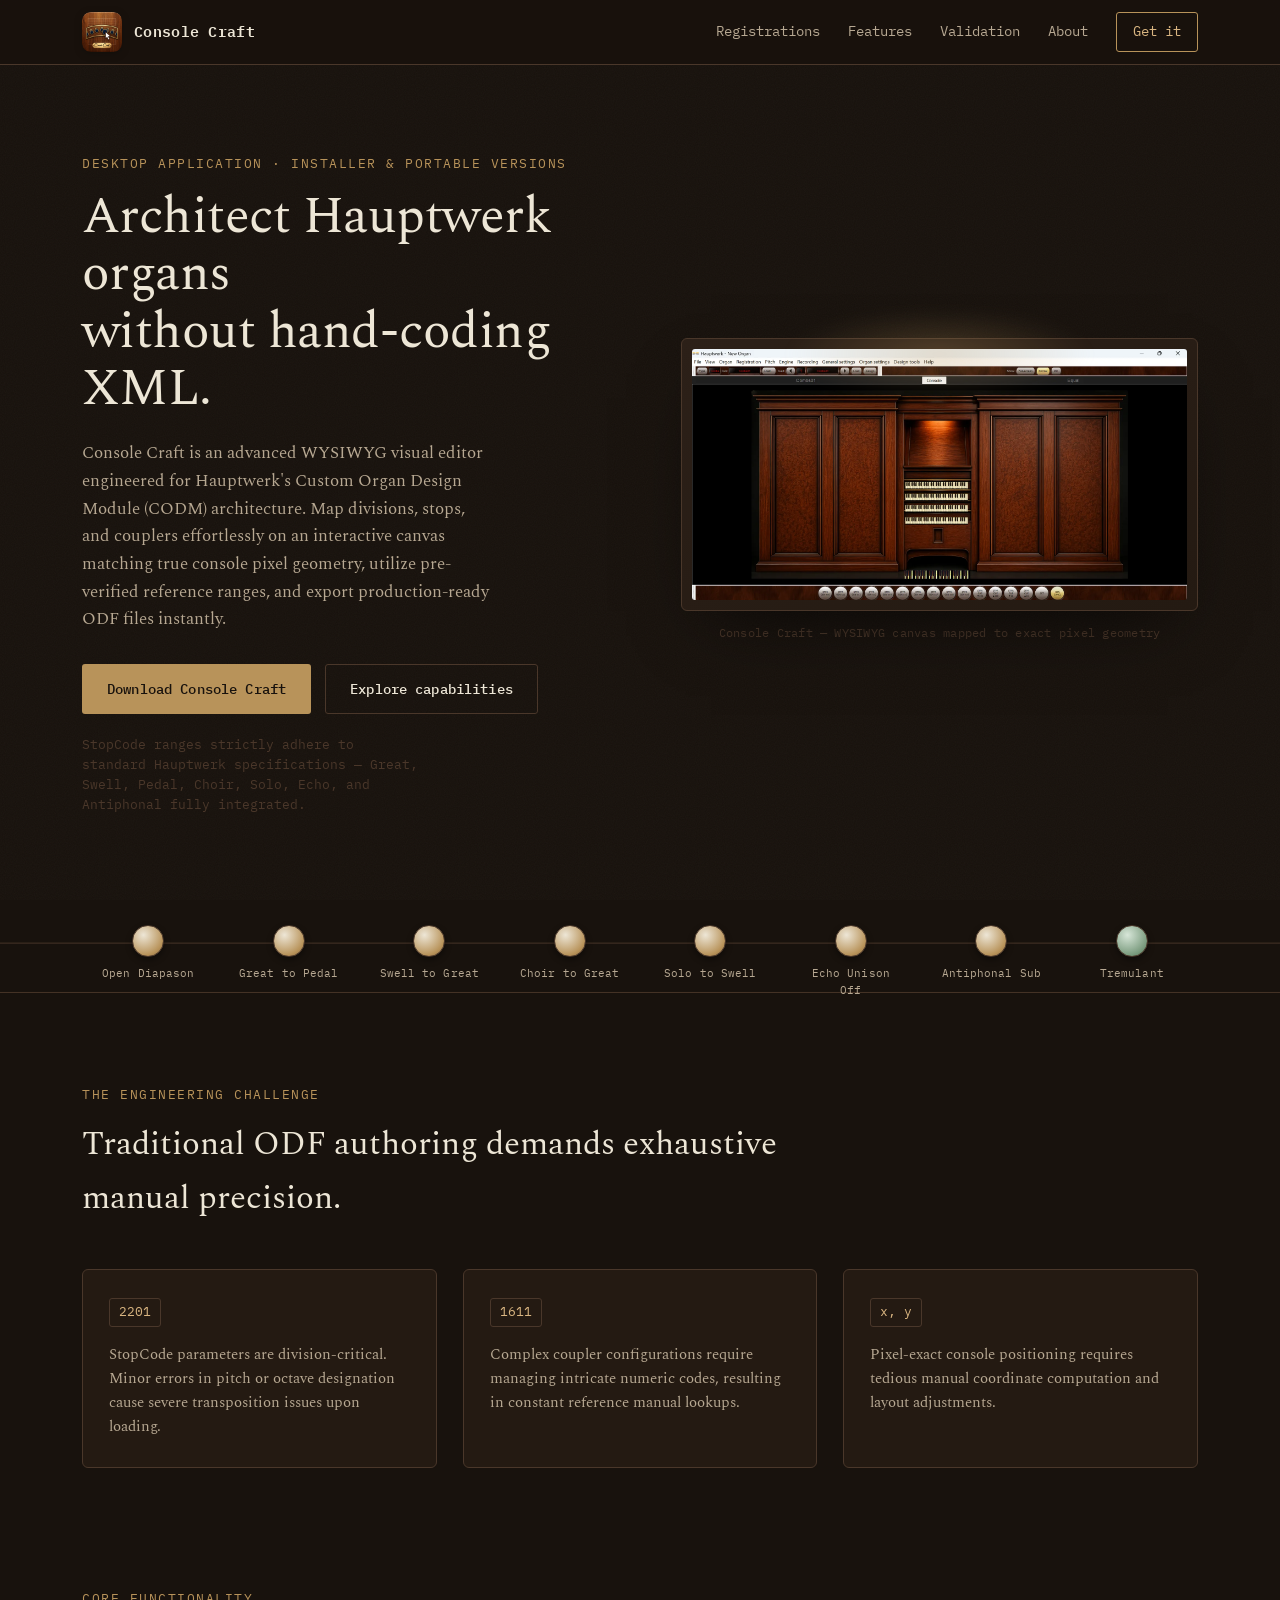
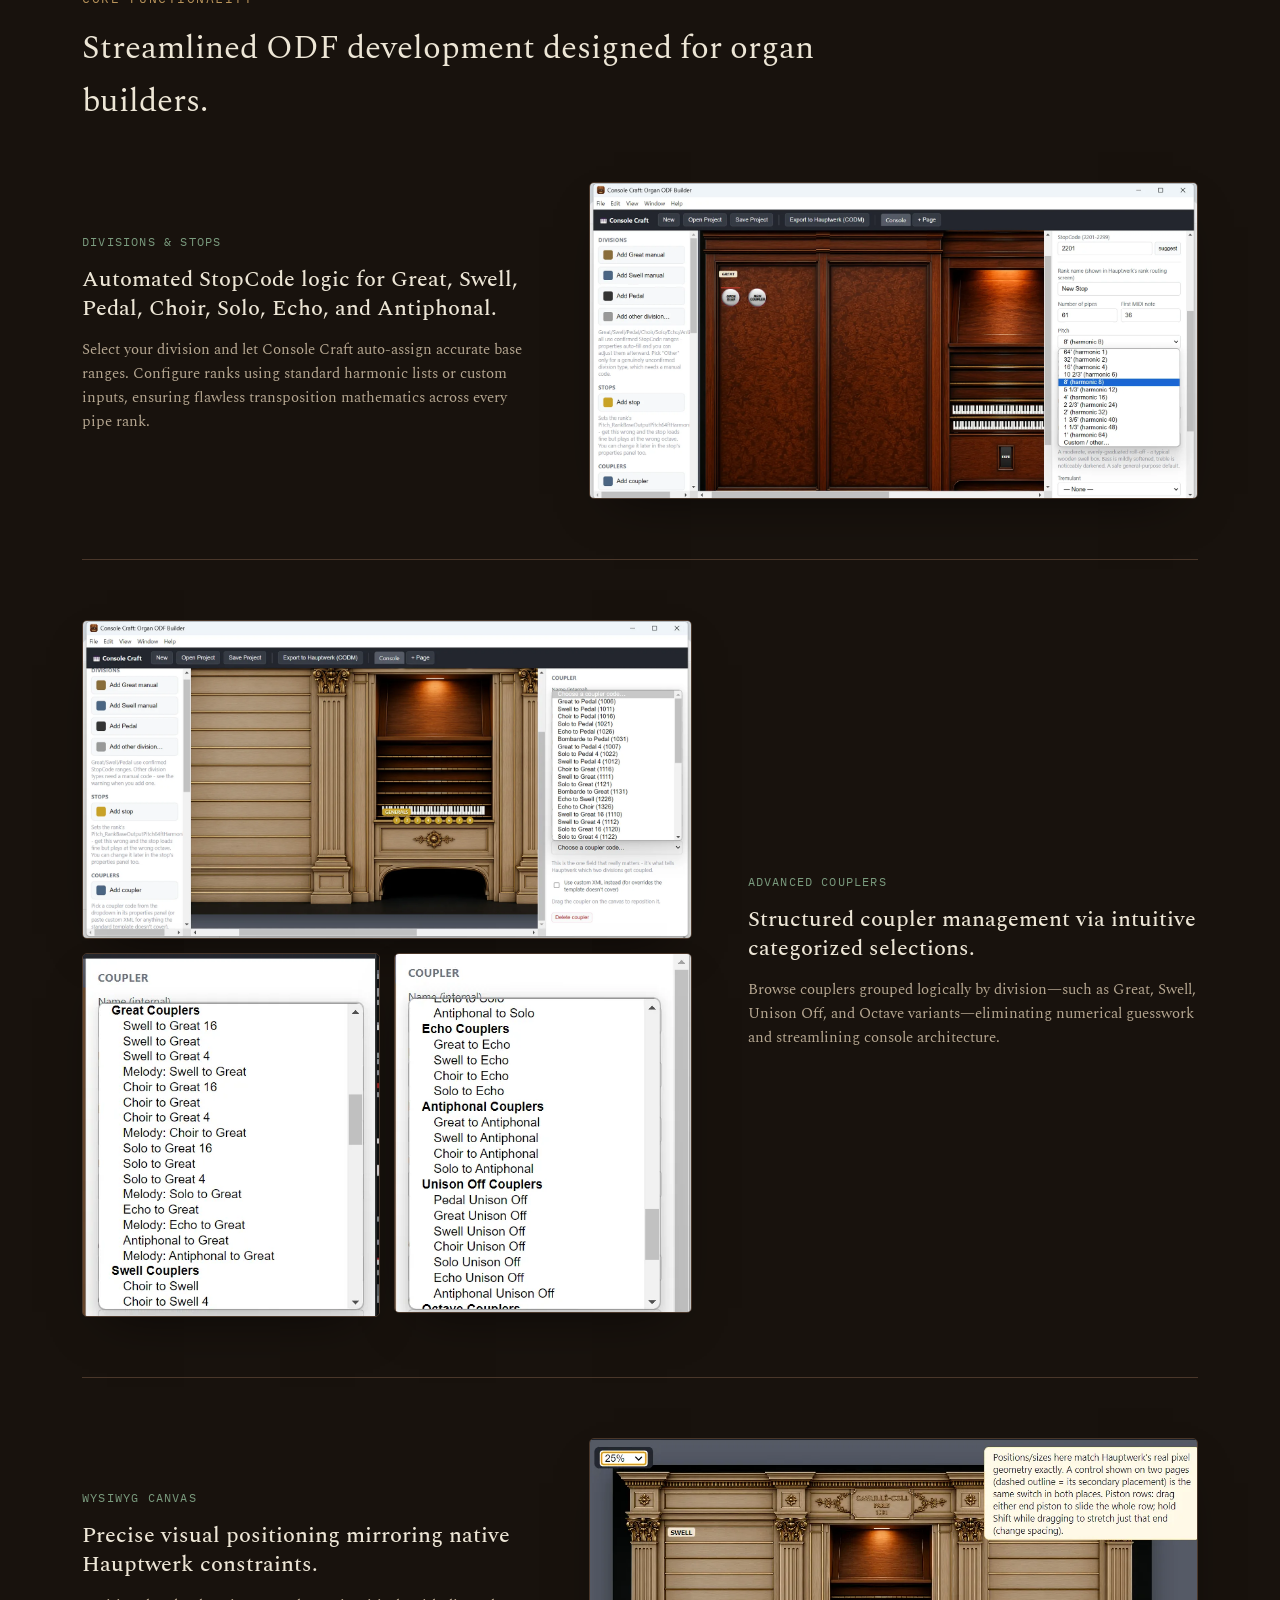
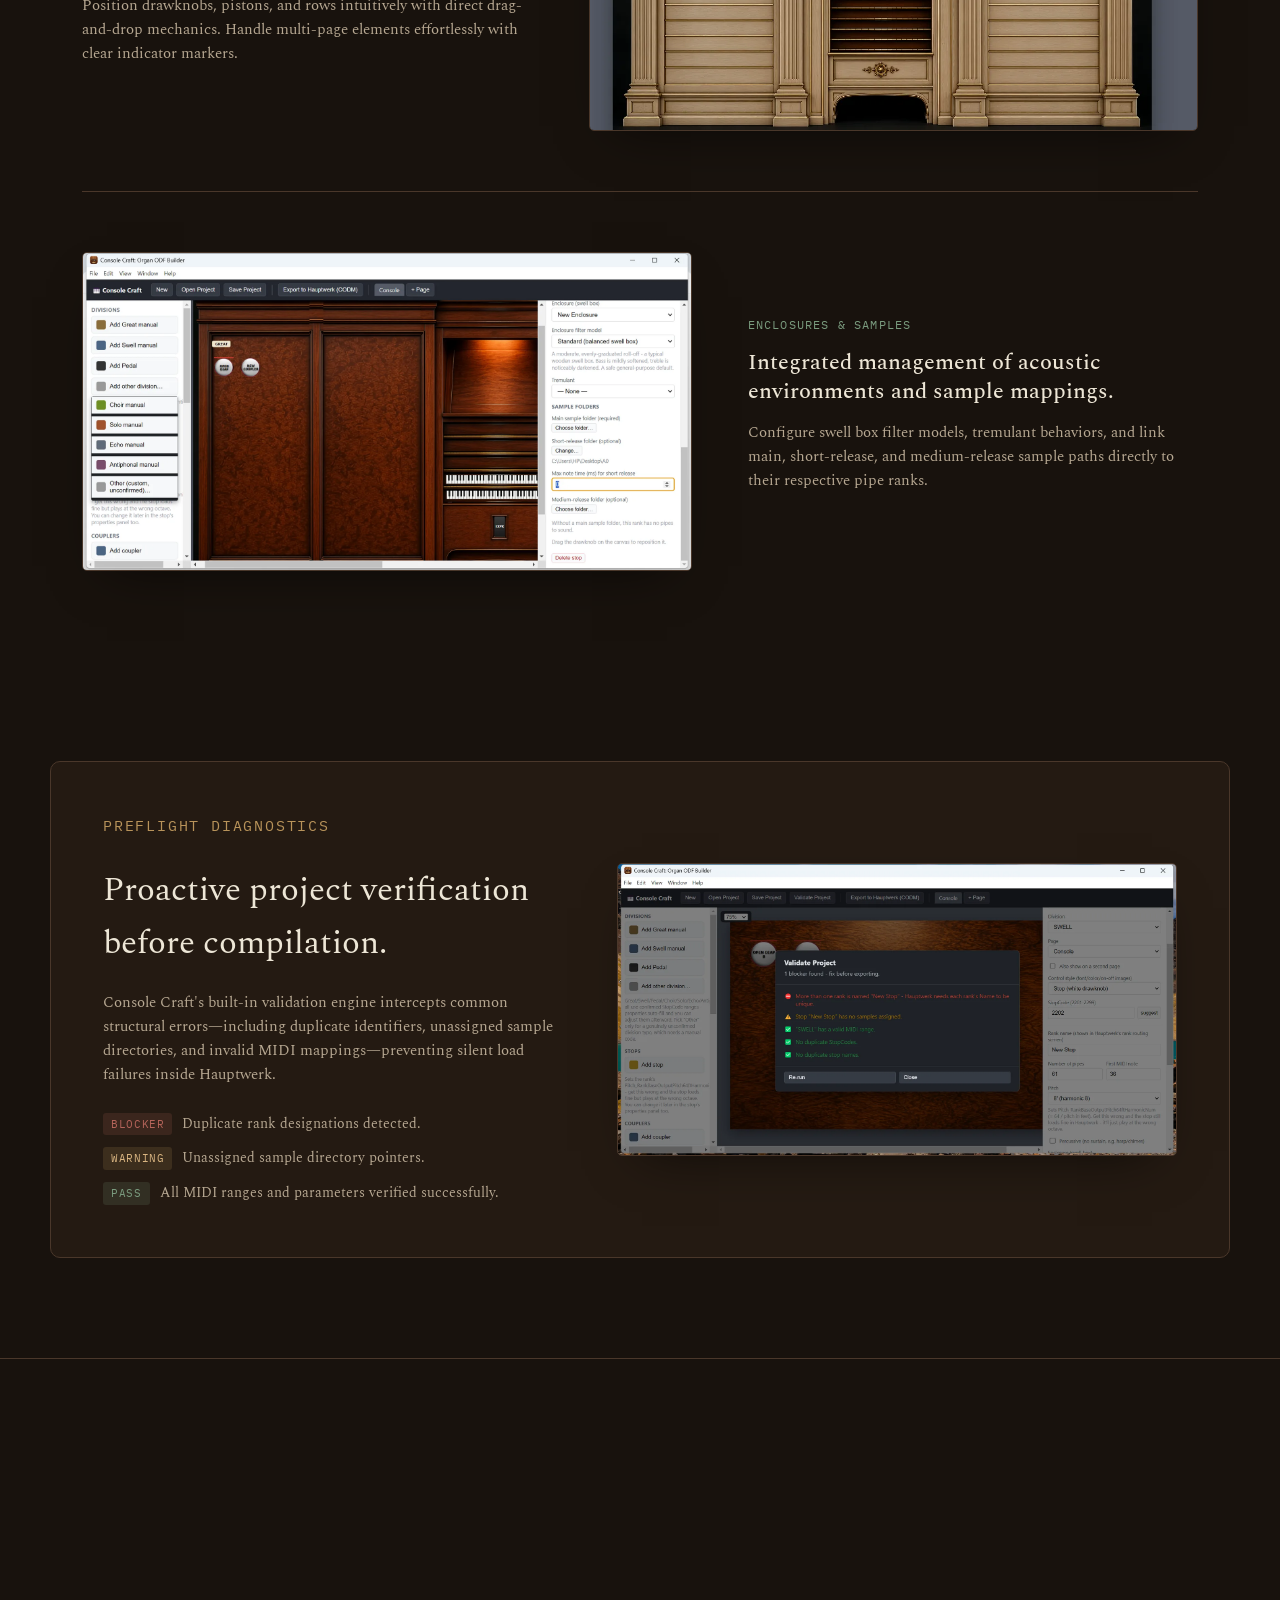
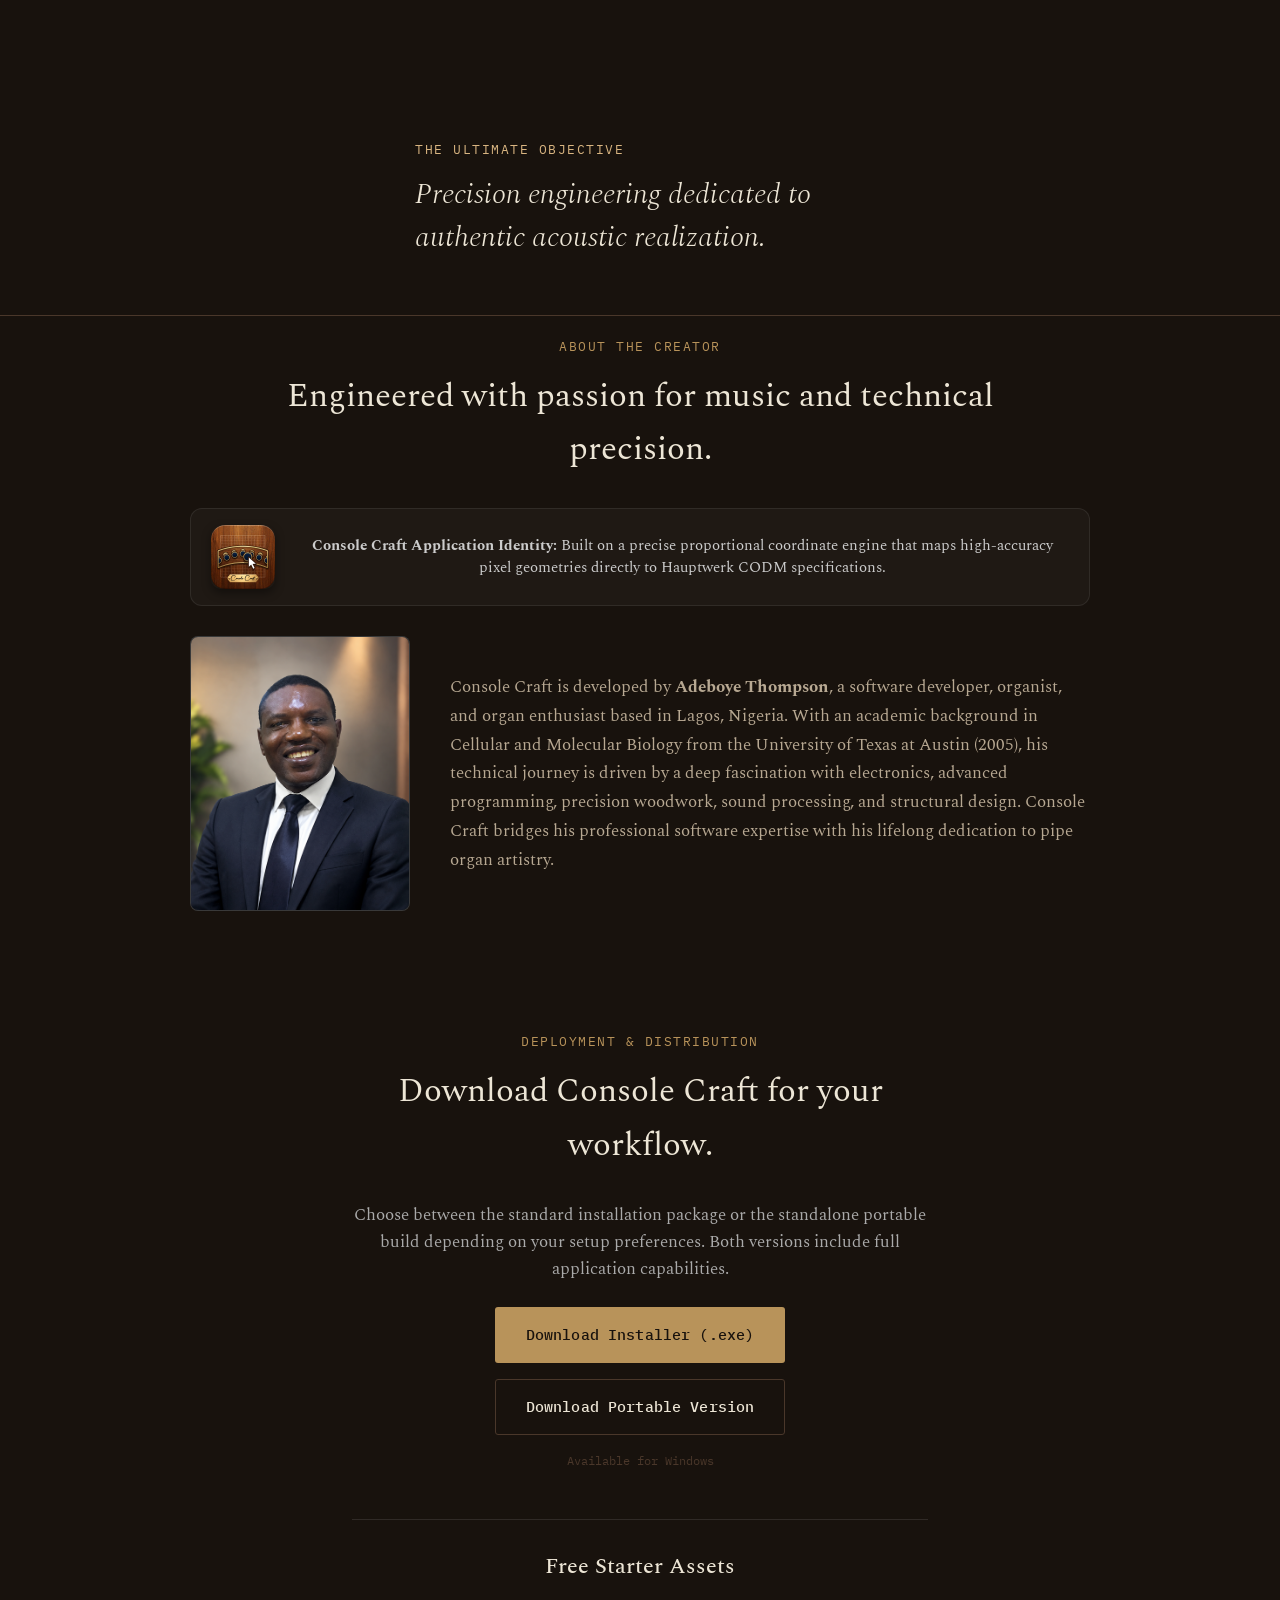
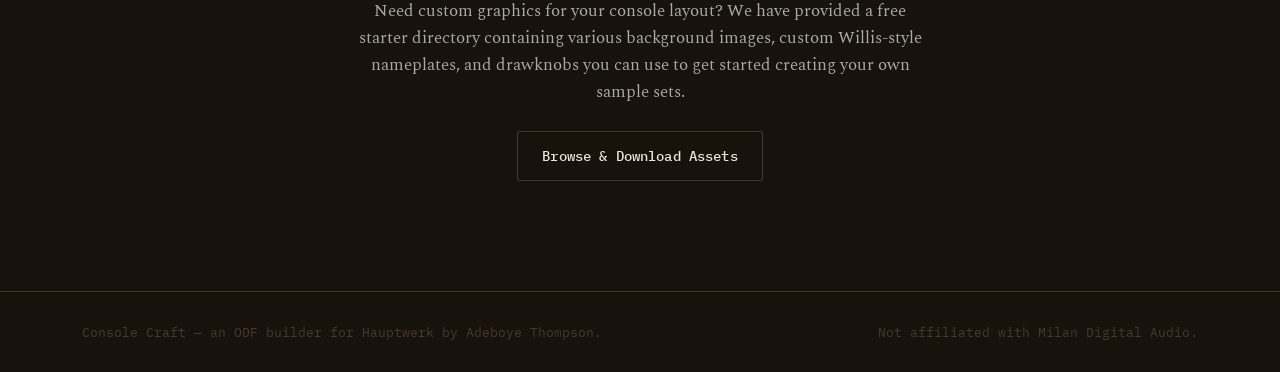
<file: index.html>
<!DOCTYPE html>
<html lang="en">
<head>
<meta charset="UTF-8">
<meta name="viewport" content="width=device-width, initial-scale=1.0">
<title>Console Craft — Organ ODF Builder for Hauptwerk</title>
<meta name="description" content="Console Craft is a visual editor for building Hauptwerk Custom Organ Design Module (CODM) files — defining divisions, stops, couplers, and canvas layout with precision, eliminating manual XML authoring.">

<link rel="preconnect" href="https://fonts.googleapis.com">
<link rel="preconnect" href="https://fonts.gstatic.com" crossorigin>
<link href="https://fonts.googleapis.com/css2?family=Spectral:ital,wght@0,300;0,400;0,500;0,600;1,400&family=IBM+Plex+Mono:wght@400;500;600&display=swap" rel="stylesheet">
<link rel="stylesheet" href="styles.css">
<style>
  /* Styling for about section layout and larger logo integration */
  .about-container {
    display: flex;
    align-items: center;
    gap: 40px;
    max-width: 900px;
    margin: 0 auto;
    text-align: left;
  }
  .about-photo-frame {
    flex-shrink: 0;
    width: 220px;
    aspect-ratio: 1122 / 1402;
    border-radius: 8px;
    overflow: hidden;
    background: #222;
    border: 1px solid rgba(255, 255, 255, 0.1);
  }
  .about-photo-frame img {
    width: 100%;
    height: 100%;
    object-fit: cover;
    display: block;
  }
  .about-text {
    flex-grow: 1;
    line-height: 1.7;
  }
  /* Clear, larger logo styling for header */
  .brand-logo {
    width: 40px;
    height: 40px;
    border-radius: 8px;
    object-fit: cover;
    box-shadow: 0 2px 8px rgba(0,0,0,0.2);
  }
  .hero-badge-logo {
    display: flex;
    align-items: center;
    gap: 14px;
    margin-bottom: 16px;
  }
  .hero-badge-logo img {
    width: 56px;
    height: 56px;
    border-radius: 10px;
    box-shadow: 0 4px 12px rgba(0,0,0,0.3);
  }
  /* App logo showcase box in About section */
  .about-logo-showcase {
    display: flex;
    align-items: center;
    gap: 20px;
    background: rgba(255, 255, 255, 0.03);
    border: 1px solid rgba(255, 255, 255, 0.08);
    padding: 16px 20px;
    border-radius: 12px;
    margin-bottom: 24px;
  }
  .about-logo-showcase img {
    width: 64px;
    height: 64px;
    border-radius: 10px;
    object-fit: cover;
    box-shadow: 0 4px 10px rgba(0,0,0,0.4);
  }
  .about-logo-showcase span {
    font-size: 0.95rem;
    color: var(--text-muted, #ccc);
    line-height: 1.5;
  }
  @media (max-width: 768px) {
    .about-container {
      flex-direction: column;
      text-align: center;
    }
    .about-text {
      text-align: left;
    }
    .about-logo-showcase {
      flex-direction: column;
      text-align: center;
    }
  }
</style>
</head>
<body>

<div class="grain-overlay" aria-hidden="true"></div>

<header class="site-header">
  <div class="wrap header-inner">
    <a href="#top" class="brand" style="display: flex; align-items: center; gap: 12px;">
      <!-- Larger, clear logo in header -->
      <img src="images/applogo.png" alt="Console Craft Logo" class="brand-logo">
      Console&nbsp;Craft
    </a>
    <nav class="site-nav">
      <a href="registrations.html">Registrations</a>
      <a href="#features">Features</a>
      <a href="#validate">Validation</a>
      <a href="#about">About</a>
      <a class="nav-cta" href="#get-it">Get it</a>
    </nav>
  </div>
</header>

<main id="top">

  <!-- HERO -->
  <section class="hero">
    <div class="wrap hero-inner">
      <div class="hero-copy">
        <div class="hero-badge-logo">
         
          <p class="eyebrow" style="margin: 0;">Desktop Application · Installer &amp; Portable Versions</p>
        </div>
        
        <h1>Architect Hauptwerk organs<br> without hand-coding XML.</h1>
        <p class="hero-lede">
          Console Craft is an advanced WYSIWYG visual editor engineered for Hauptwerk's Custom Organ Design Module (CODM) architecture. 
          Map divisions, stops, and couplers effortlessly on an interactive canvas matching true console pixel geometry, 
          utilize pre-verified reference ranges, and export production-ready ODF files instantly.
        </p>
        <div class="hero-actions">
          <a href="#get-it" class="btn btn-primary">Download Console Craft</a>
          <a href="#features" class="btn btn-ghost">Explore capabilities</a>
        </div>
        <p class="hero-note">StopCode ranges strictly adhere to standard Hauptwerk specifications — Great, Swell, Pedal, Choir, Solo, Echo, and Antiphonal fully integrated.</p>
      </div>

      <div class="hero-frame" aria-hidden="false">
        <div class="console-panel">
          <div class="console-panel-glow"></div>
          <img src="images/hauptwerk-console.webp" alt="Console Craft canvas editor displaying a Cavaillé-Coll style organ console layout." loading="eager">
        </div>
        <div class="frame-caption">Console Craft — WYSIWYG canvas mapped to exact pixel geometry</div>
      </div>
    </div>
  </section>

  <!-- STOP RAIL DIVIDER -->
  <div class="stop-rail" role="presentation" aria-hidden="true">
    <svg class="stop-rail-svg" viewBox="0 0 1400 90" preserveAspectRatio="xMidYMid meet">
      <line x1="0" y1="18" x2="1400" y2="18" class="rail-line"/>
      <line x1="0" y1="72" x2="1400" y2="72" class="rail-line"/>
    </svg>
    <div class="stop-rail-knobs">
      <div class="knob"><span>Open Diapason</span></div>
      <div class="knob"><span>Great to Pedal</span></div>
      <div class="knob"><span>Swell to Great</span></div>
      <div class="knob"><span>Choir to Great</span></div>
      <div class="knob"><span>Solo to Swell</span></div>
      <div class="knob"><span>Echo Unison Off</span></div>
      <div class="knob"><span>Antiphonal Sub</span></div>
      <div class="knob knob-accent"><span>Tremulant</span></div>
    </div>
  </div>

  <!-- THE CHALLENGE -->
  <section class="problem">
    <div class="wrap problem-inner">
      <p class="eyebrow">The Engineering Challenge</p>
      <h2>Traditional ODF authoring demands exhaustive manual precision.</h2>
      <div class="problem-grid">
        <div class="problem-card">
          <span class="pc-mark">2201</span>
          <p>StopCode parameters are division-critical. Minor errors in pitch or octave designation cause severe transposition issues upon loading.</p>
        </div>
        <div class="problem-card">
          <span class="pc-mark">1611</span>
          <p>Complex coupler configurations require managing intricate numeric codes, resulting in constant reference manual lookups.</p>
        </div>
        <div class="problem-card">
          <span class="pc-mark">x, y</span>
          <p>Pixel-exact console positioning requires tedious manual coordinate computation and layout adjustments.</p>
        </div>
      </div>
    </div>
  </section>

  <!-- FEATURES -->
  <section id="features" class="features">
    <div class="wrap">
      <p class="eyebrow">Core Functionality</p>
      <h2>Streamlined ODF development designed for organ builders.</h2>

      <div class="feature-row">
        <div class="feature-text">
          <span class="feature-index">Divisions &amp; Stops</span>
          <h3>Automated StopCode logic for Great, Swell, Pedal, Choir, Solo, Echo, and Antiphonal.</h3>
          <p>Select your division and let Console Craft auto-assign accurate base ranges. Configure ranks using standard harmonic lists or custom inputs, ensuring flawless transposition mathematics across every pipe rank.</p>
        </div>
        <div class="feature-image">
          <img src="images/stop-properties.webp" alt="Stop properties configuration panel." loading="lazy">
        </div>
      </div>

      <div class="feature-row reverse">
        <div class="feature-text">
          <span class="feature-index">Advanced Couplers</span>
          <h3>Structured coupler management via intuitive categorized selections.</h3>
          <p>Browse couplers grouped logically by division—such as Great, Swell, Unison Off, and Octave variants—eliminating numerical guesswork and streamlining console architecture.</p>
        </div>
        <div class="feature-image feature-image-stack">
          <img src="images/coupler-picker.webp" alt="Coupler selection interface." loading="lazy">
          <div class="stack-pair">
            <img src="images/coupler-grouped-great.webp" alt="Grouped Great couplers." loading="lazy">
            <img src="images/coupler-grouped-echo.webp" alt="Grouped Echo couplers." loading="lazy">
          </div>
        </div>
      </div>

      <div class="feature-row">
        <div class="feature-text">
          <span class="feature-index">WYSIWYG Canvas</span>
          <h3>Precise visual positioning mirroring native Hauptwerk constraints.</h3>
          <p>Position drawknobs, pistons, and rows intuitively with direct drag-and-drop mechanics. Handle multi-page elements effortlessly with clear indicator markers.</p>
        </div>
        <div class="feature-image">
          <img src="images/canvas-swell.webp" alt="Canvas swell division layout view." loading="lazy">
        </div>
      </div>

      <div class="feature-row reverse">
        <div class="feature-text">
          <span class="feature-index">Enclosures &amp; Samples</span>
          <h3>Integrated management of acoustic environments and sample mappings.</h3>
          <p>Configure swell box filter models, tremulant behaviors, and link main, short-release, and medium-release sample paths directly to their respective pipe ranks.</p>
        </div>
        <div class="feature-image">
          <img src="images/enclosure-samples.webp" alt="Enclosure and sample mapping panel." loading="lazy">
        </div>
      </div>
    </div>
  </section>

  <!-- VALIDATION -->
  <section id="validate" class="validate">
    <div class="wrap validate-inner">
      <div class="validate-copy">
        <p class="eyebrow">Preflight Diagnostics</p>
        <h2>Proactive project verification before compilation.</h2>
        <p>Console Craft's built-in validation engine intercepts common structural errors—including duplicate identifiers, unassigned sample directories, and invalid MIDI mappings—preventing silent load failures inside Hauptwerk.</p>
        <ul class="validate-list">
          <li><span class="v-blocker">Blocker</span> Duplicate rank designations detected.</li>
          <li><span class="v-warning">Warning</span> Unassigned sample directory pointers.</li>
          <li><span class="v-pass">Pass</span> All MIDI ranges and parameters verified successfully.</li>
        </ul>
      </div>
      <div class="validate-image">
        <img src="images/validate-project.webp" alt="Project validation diagnostics screen." loading="lazy">
      </div>
    </div>
  </section>

  <!-- CATHEDRAL BREAK -->
  <section class="organ-break" role="img" aria-label="A grand pipe organ facade in a cathedral.">
    <div class="organ-break-scrim"></div>
    <div class="wrap organ-break-inner">
      <p class="eyebrow">The Ultimate Objective</p>
      <p class="organ-break-line">Precision engineering dedicated to authentic acoustic realization.</p>
    </div>
  </section>

  <!-- ABOUT THE DEVELOPER -->
  <section id="about" class="stack">
    <div class="wrap">
      <p class="eyebrow">About the Creator</p>
      <h2>Engineered with passion for music and technical precision.</h2>
      
      <!-- App Logo Showcase Added Here -->
      <div class="about-logo-showcase" style="max-width: 900px; margin: 0 auto 30px auto;">
        <img src="images/applogo.png" alt="Console Craft Logo">
        <span><strong>Console Craft Application Identity:</strong> Built on a precise proportional coordinate engine that maps high-accuracy pixel geometries directly to Hauptwerk CODM specifications.</span>
      </div>

      <div class="about-container">
        <!-- Developer Photo Placeholder (Maintains 1122x1402 proportions via CSS) -->
        <div class="about-photo-frame">
          <img src="images/profile.png" alt="Adeboye Thompson" loading="lazy">
        </div>
        
        <div class="about-text">
          <p>
            Console Craft is developed by <strong>Adeboye Thompson</strong>, a software developer, organist, and organ enthusiast based in Lagos, Nigeria. 
            With an academic background in Cellular and Molecular Biology from the University of Texas at Austin (2005), his technical journey is driven by a deep fascination with electronics, advanced programming, precision woodwork, sound processing, and structural design. Console Craft bridges his professional software expertise with his lifelong dedication to pipe organ artistry.
          </p>
        </div>
      </div>
    </div>
  </section>

<!-- GET IT -->
  <section id="get-it" class="get-it">
    <div class="wrap get-it-inner">
      <p class="eyebrow">Deployment &amp; Distribution</p>
      <h2>Download Console Craft for your workflow.</h2>
      <p style="margin-bottom: 24px; color: var(--text-muted, #aaa);">
        Choose between the standard installation package or the standalone portable build depending on your setup preferences. Both versions include full application capabilities.
      </p>
      <div class="get-it-actions">
        <a href="https://consolecraftapp.gumroad.com/l/ilamlo" target="_blank" rel="noopener noreferrer" class="btn btn-primary btn-large" id="installer-link">Download Installer (.exe)</a>
        <a href="https://consolecraftapp.gumroad.com/l/ilamlo" target="_blank" rel="noopener noreferrer" class="btn btn-ghost btn-large" id="portable-link">Download Portable Version</a>
      </div>
      <p class="get-it-note">Available for Windows</p>

      <!-- STARTER ASSETS -->
      <div style="margin-top: 48px; padding-top: 32px; border-top: 1px solid rgba(255, 255, 255, 0.1);">
        <h3 style="margin-bottom: 12px;">Free Starter Assets</h3>
        <p style="margin-bottom: 24px; color: var(--text-muted, #aaa);">
          Need custom graphics for your console layout? We have provided a free starter directory containing various background images, custom Willis-style nameplates, and drawknobs you can use to get started creating your own sample sets.
        </p>
        <a href="https://adeboyebuilds-del.github.io/website/assets" target="_blank" rel="noopener noreferrer" class="btn btn-ghost">Browse &amp; Download Assets</a>
      </div>
      <!-- END STARTER ASSETS -->

    </div>
  </section>
</main>

<footer class="site-footer">
  <div class="wrap footer-inner">
    <span>Console Craft — an ODF builder for Hauptwerk by Adeboye Thompson.</span>
    <span class="footer-dim">Not affiliated with Milan Digital Audio.</span>
  </div>
</footer>

<script src="script.js"></script>
</body>
</html>
</file>
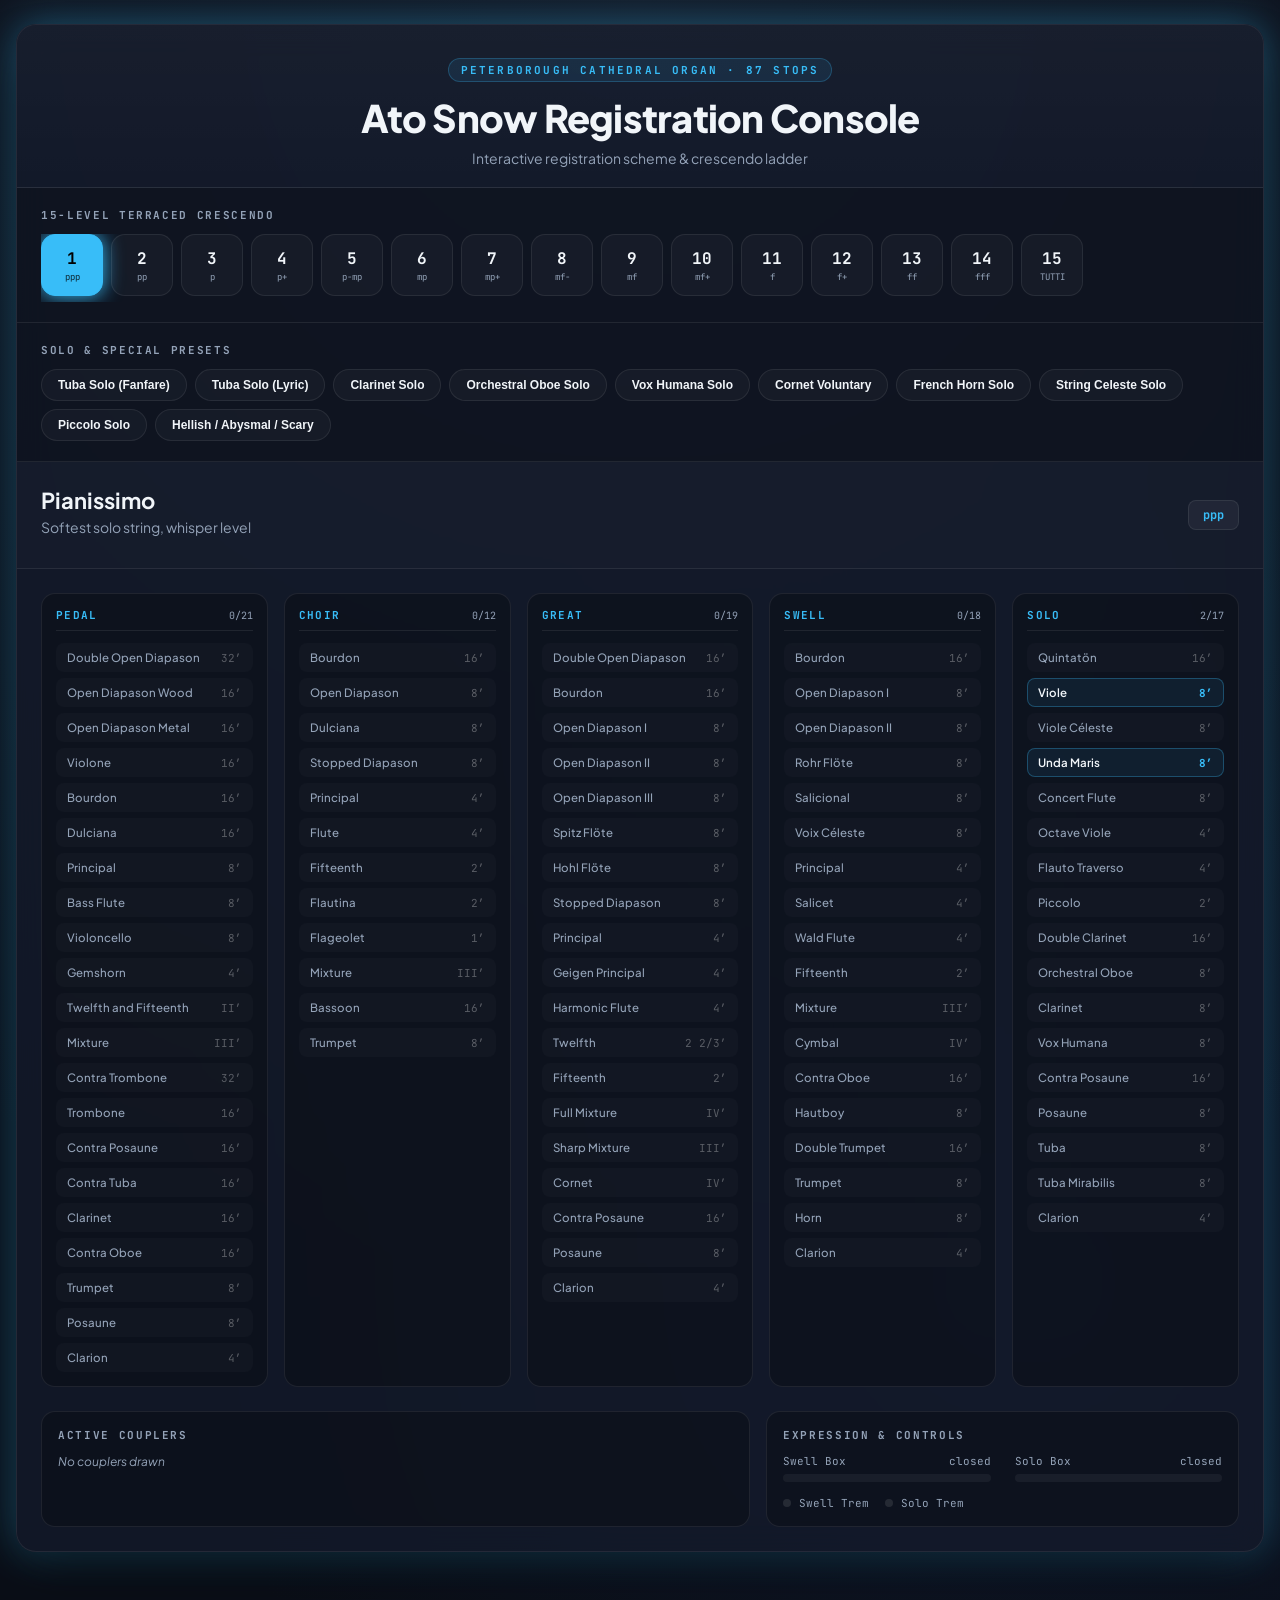
<file: atoSnow.html>
<!DOCTYPE html>
<html lang="en">
<head>
<meta charset="UTF-8">
<meta name="viewport" content="width=device-width, initial-scale=1.0">
<title>Peterborough Cathedral — Organ Registration Console</title>
<link rel="preconnect" href="https://fonts.googleapis.com">
<link rel="preconnect" href="https://fonts.gstatic.com" crossorigin>
<link href="https://fonts.googleapis.com/css2?family=Plus+Jakarta+Sans:wght@400;500;600;700;800&family=JetBrains+Mono:wght@400;500;700&display=swap" rel="stylesheet">
<style>
  :root {
    --bg-main: #0a0e17;
    --panel-bg: rgba(20, 27, 44, 0.75);
    --panel-border: rgba(255, 255, 255, 0.08);
    --text-primary: #f1f5f9;
    --text-muted: #94a3b8;
    --accent-cyan: #38bdf8;
    --accent-gold: #fbbf24;
    --accent-ruby: #f43f5e;
    --accent-emerald: #34d399;
    --glow-color: rgba(56, 189, 248, 0.4);
    --font-sans: 'Plus Jakarta Sans', system-ui, sans-serif;
    --font-mono: 'JetBrains Mono', monospace;
  }

  body.theme-scary {
    --glow-color: rgba(244, 63, 94, 0.6);
    --accent-cyan: #f43f5e;
  }

  body.theme-tutti {
    --glow-color: rgba(251, 191, 36, 0.6);
    --accent-cyan: #fbbf24;
  }

  * { box-sizing: border-box; }

  html, body {
    margin: 0;
    padding: 0;
    background-color: var(--bg-main);
    background-image: 
      radial-gradient(circle at 50% 0%, rgba(30, 41, 59, 0.5) 0%, transparent 75%),
      radial-gradient(circle at 80% 80%, rgba(15, 23, 42, 0.8) 0%, transparent 50%);
    color: var(--text-primary);
    font-family: var(--font-sans);
    min-height: 100vh;
    -webkit-font-smoothing: antialiased;
  }

  body {
    padding: 24px 16px 48px;
  }

  .console {
    max-width: 1280px;
    margin: 0 auto;
    background: var(--panel-bg);
    backdrop-filter: blur(16px);
    -webkit-backdrop-filter: blur(16px);
    border: 1px solid var(--panel-border);
    border-radius: 20px;
    box-shadow: 
      0 25px 50px -12px rgba(0, 0, 0, 0.5),
      0 0 40px var(--glow-color);
    overflow: hidden;
    transition: box-shadow 0.4s ease;
  }

  /* Header / Nameplate */
  .header {
    padding: 32px 24px 20px;
    text-align: center;
    border-bottom: 1px solid var(--panel-border);
    background: linear-gradient(180deg, rgba(255,255,255,0.02), transparent);
  }

  .header .badge {
    display: inline-block;
    font-family: var(--font-mono);
    font-size: 11px;
    font-weight: 700;
    letter-spacing: 0.2em;
    text-transform: uppercase;
    color: var(--accent-cyan);
    background: rgba(56, 189, 248, 0.1);
    border: 1px solid rgba(56, 189, 248, 0.25);
    padding: 4px 12px;
    border-radius: 20px;
    margin-bottom: 12px;
  }

  .header h1 {
    margin: 0;
    font-size: clamp(24px, 4vw, 38px);
    font-weight: 800;
    letter-spacing: -0.02em;
  }

  .header p {
    margin: 8px 0 0;
    color: var(--text-muted);
    font-size: 14px;
  }

  /* Crescendo Ribbon Bar */
  .ribbon-section {
    padding: 20px 24px;
    border-bottom: 1px solid var(--panel-border);
    background: rgba(0, 0, 0, 0.2);
  }

  .section-label {
    font-family: var(--font-mono);
    font-size: 11px;
    font-weight: 700;
    letter-spacing: 0.15em;
    text-transform: uppercase;
    color: var(--text-muted);
    margin: 0 0 12px;
  }

  .crescendo-grid {
    display: flex;
    gap: 8px;
    overflow-x: auto;
    padding-bottom: 6px;
    scrollbar-width: thin;
  }

  .piston {
    flex: 0 0 auto;
    width: 62px;
    height: 62px;
    border-radius: 14px;
    border: 1px solid var(--panel-border);
    background: rgba(255, 255, 255, 0.03);
    color: var(--text-primary);
    display: flex;
    flex-direction: column;
    align-items: center;
    justify-content: center;
    cursor: pointer;
    transition: all 0.2s cubic-bezier(0.4, 0, 0.2, 1);
  }

  .piston .num {
    font-family: var(--font-mono);
    font-size: 16px;
    font-weight: 700;
  }

  .piston .dyn {
    font-size: 9px;
    font-family: var(--font-mono);
    color: var(--text-muted);
    margin-top: 2px;
  }

  .piston:hover {
    background: rgba(255, 255, 255, 0.08);
    transform: translateY(-2px);
  }

  .piston.active {
    background: var(--accent-cyan);
    border-color: var(--accent-cyan);
    color: #000;
    box-shadow: 0 0 20px var(--accent-cyan);
  }

  .piston.active .dyn { color: rgba(0, 0, 0, 0.8); }

  /* Special Presets Bar */
  .specials-grid {
    display: flex;
    flex-wrap: wrap;
    gap: 8px;
  }

  .pill-btn {
    padding: 8px 16px;
    border-radius: 30px;
    border: 1px solid var(--panel-border);
    background: rgba(255, 255, 255, 0.03);
    color: var(--text-primary);
    font-size: 12px;
    font-weight: 600;
    cursor: pointer;
    transition: all 0.2s ease;
  }

  .pill-btn:hover {
    background: rgba(255, 255, 255, 0.08);
    border-color: rgba(255, 255, 255, 0.2);
  }

  .pill-btn.active {
    background: var(--accent-gold);
    border-color: var(--accent-gold);
    color: #000;
    box-shadow: 0 0 15px rgba(251, 191, 36, 0.4);
  }

  .pill-btn.pill-scary.active {
    background: var(--accent-ruby);
    border-color: var(--accent-ruby);
    color: #fff;
    box-shadow: 0 0 18px rgba(244, 63, 94, 0.6);
  }

  /* Preset Description Card */
  .preset-info {
    padding: 24px;
    border-bottom: 1px solid var(--panel-border);
    display: grid;
    grid-template-columns: 1fr auto;
    gap: 16px;
    align-items: center;
    background: rgba(255, 255, 255, 0.01);
  }

  .preset-info h2 {
    margin: 0;
    font-size: 22px;
    font-weight: 700;
  }

  .preset-info .use-tag {
    color: var(--text-muted);
    font-size: 14px;
    margin-top: 4px;
  }

  .preset-info .notes {
    font-size: 13px;
    color: var(--accent-gold);
    margin-top: 8px;
    font-style: italic;
  }

  .dynamic-pill {
    font-family: var(--font-mono);
    font-size: 12px;
    font-weight: 700;
    padding: 6px 14px;
    border-radius: 8px;
    background: rgba(255, 255, 255, 0.05);
    border: 1px solid var(--panel-border);
    color: var(--accent-cyan);
    text-align: center;
  }

  /* Organ Jambs Grid */
  .jambs-container {
    display: grid;
    grid-template-columns: repeat(5, 1fr);
    gap: 16px;
    padding: 24px;
  }

  .jamb-card {
    background: rgba(0, 0, 0, 0.25);
    border: 1px solid var(--panel-border);
    border-radius: 14px;
    padding: 14px;
    display: flex;
    flex-direction: column;
  }

  .jamb-header {
    display: flex;
    justify-content: space-between;
    align-items: center;
    margin-bottom: 12px;
    padding-bottom: 8px;
    border-bottom: 1px solid var(--panel-border);
  }

  .jamb-title {
    font-family: var(--font-mono);
    font-size: 11px;
    font-weight: 700;
    letter-spacing: 0.12em;
    text-transform: uppercase;
    color: var(--accent-cyan);
  }

  .jamb-count {
    font-family: var(--font-mono);
    font-size: 10px;
    color: var(--text-muted);
  }

  .stops-list {
    display: flex;
    flex-direction: column;
    gap: 6px;
  }

  .stop-item {
    display: flex;
    align-items: center;
    justify-content: space-between;
    padding: 6px 10px;
    border-radius: 8px;
    background: rgba(255, 255, 255, 0.02);
    border: 1px solid transparent;
    transition: all 0.2s ease;
  }

  .stop-item .stop-name {
    font-size: 11.5px;
    font-weight: 500;
    color: var(--text-muted);
  }

  .stop-item .stop-pitch {
    font-family: var(--font-mono);
    font-size: 11px;
    color: rgba(255, 255, 255, 0.3);
    margin-left: 6px;
  }

  .stop-item.active {
    background: rgba(56, 189, 248, 0.08);
    border-color: rgba(56, 189, 248, 0.3);
  }

  .stop-item.active .stop-name {
    color: var(--text-primary);
    font-weight: 600;
  }

  .stop-item.active .stop-pitch {
    color: var(--accent-cyan);
    font-weight: 700;
  }

  /* Lower Controls Panel */
  .bottom-panel {
    display: grid;
    grid-template-columns: 1.5fr 1fr;
    gap: 16px;
    padding: 0 24px 24px;
  }

  .control-box {
    background: rgba(0, 0, 0, 0.25);
    border: 1px solid var(--panel-border);
    border-radius: 14px;
    padding: 16px;
  }

  .couplers-tags {
    display: flex;
    flex-wrap: wrap;
    gap: 6px;
    margin-top: 8px;
  }

  .coupler-tag {
    font-family: var(--font-mono);
    font-size: 10.5px;
    padding: 4px 10px;
    border-radius: 6px;
    background: rgba(255, 255, 255, 0.04);
    border: 1px solid var(--panel-border);
    color: var(--text-primary);
  }

  .shoes-row {
    display: flex;
    gap: 24px;
    margin-top: 12px;
  }

  .shoe-meter {
    flex: 1;
  }

  .shoe-header {
    display: flex;
    justify-content: space-between;
    font-size: 11px;
    font-family: var(--font-mono);
    margin-bottom: 6px;
    color: var(--text-muted);
  }

  .meter-bar {
    height: 8px;
    background: rgba(255, 255, 255, 0.05);
    border-radius: 4px;
    overflow: hidden;
  }

  .meter-fill {
    height: 100%;
    width: 0%;
    background: var(--accent-cyan);
    transition: width 0.3s ease;
  }

  .trems-row {
    display: flex;
    gap: 16px;
    margin-top: 14px;
  }

  .trem-indicator {
    display: flex;
    align-items: center;
    gap: 8px;
    font-family: var(--font-mono);
    font-size: 11px;
    color: var(--text-muted);
  }

  .dot {
    width: 8px;
    height: 8px;
    border-radius: 50%;
    background: rgba(255, 255, 255, 0.1);
  }

  .trem-indicator.active { color: var(--accent-emerald); }
  .trem-indicator.active .dot {
    background: var(--accent-emerald);
    box-shadow: 0 0 10px var(--accent-emerald);
  }

  /* Responsive Design */
  @media (max-width: 1100px) {
    .jambs-container { grid-template-columns: repeat(3, 1fr); }
  }

  @media (max-width: 768px) {
    .jambs-container { grid-template-columns: repeat(1, 1fr); }
    .bottom-panel { grid-template-columns: 1fr; }
    .preset-info { grid-template-columns: 1fr; }
  }
</style>
</head>
<body>

<div class="console">

  <header class="header">
    <span class="badge">Peterborough Cathedral Organ · 87 Stops</span>
    <h1>Ato Snow Registration Console</h1>
    <p>Interactive registration scheme & crescendo ladder</p>
  </header>

  <section class="ribbon-section">
    <p class="section-label">15-Level Terraced Crescendo</p>
    <div class="crescendo-grid" id="crescendoPistons"></div>
  </section>

  <section class="ribbon-section">
    <p class="section-label">Solo & Special Presets</p>
    <div class="specials-grid" id="specialPills"></div>
  </section>

  <section class="preset-info">
    <div>
      <h2 id="presetTitle">Select a Preset</h2>
      <div class="use-tag" id="presetUse"></div>
      <div class="notes" id="presetNotes"></div>
    </div>
    <div class="dynamic-pill" id="presetDynamic">—</div>
  </section>

  <section class="jambs-container">
    <div class="jamb-card">
      <div class="jamb-header">
        <span class="jamb-title">Pedal</span>
        <span class="jamb-count" id="count-pedal">0/21</span>
      </div>
      <div class="stops-list" id="stops-pedal"></div>
    </div>

    <div class="jamb-card">
      <div class="jamb-header">
        <span class="jamb-title">Choir</span>
        <span class="jamb-count" id="count-choir">0/12</span>
      </div>
      <div class="stops-list" id="stops-choir"></div>
    </div>

    <div class="jamb-card">
      <div class="jamb-header">
        <span class="jamb-title">Great</span>
        <span class="jamb-count" id="count-great">0/19</span>
      </div>
      <div class="stops-list" id="stops-great"></div>
    </div>

    <div class="jamb-card">
      <div class="jamb-header">
        <span class="jamb-title">Swell</span>
        <span class="jamb-count" id="count-swell">0/18</span>
      </div>
      <div class="stops-list" id="stops-swell"></div>
    </div>

    <div class="jamb-card">
      <div class="jamb-header">
        <span class="jamb-title">Solo</span>
        <span class="jamb-count" id="count-solo">0/17</span>
      </div>
      <div class="stops-list" id="stops-solo"></div>
    </div>
  </section>

  <section class="bottom-panel">
    <div class="control-box">
      <div class="section-label">Active Couplers</div>
      <div class="couplers-tags" id="couplerTags"></div>
    </div>

    <div class="control-box">
      <div class="section-label">Expression & Controls</div>
      <div class="shoes-row">
        <div class="shoe-meter">
          <div class="shoe-header">
            <span>Swell Box</span>
            <span id="swellLabel">Closed</span>
          </div>
          <div class="meter-bar"><div class="meter-fill" id="swellMeter"></div></div>
        </div>

        <div class="shoe-meter">
          <div class="shoe-header">
            <span>Solo Box</span>
            <span id="soloLabel">Closed</span>
          </div>
          <div class="meter-bar"><div class="meter-fill" id="soloMeter"></div></div>
        </div>
      </div>

      <div class="trems-row">
        <div class="trem-indicator" id="swTrem"><span class="dot"></span> Swell Trem</div>
        <div class="trem-indicator" id="solTrem"><span class="dot"></span> Solo Trem</div>
      </div>
    </div>
  </section>

</div>

<script>
(function() {
  "use strict";

  const STOPS = {
    pedal: [
      { label: "Double Open Diapason", pitch: "32" },
      { label: "Open Diapason Wood", pitch: "16" },
      { label: "Open Diapason Metal", pitch: "16" },
      { label: "Violone", pitch: "16" },
      { label: "Bourdon", pitch: "16" },
      { label: "Dulciana", pitch: "16" },
      { label: "Principal", pitch: "8" },
      { label: "Bass Flute", pitch: "8" },
      { label: "Violoncello", pitch: "8" },
      { label: "Gemshorn", pitch: "4" },
      { label: "Twelfth and Fifteenth", pitch: "II" },
      { label: "Mixture", pitch: "III" },
      { label: "Contra Trombone", pitch: "32" },
      { label: "Trombone", pitch: "16" },
      { label: "Contra Posaune", pitch: "16" },
      { label: "Contra Tuba", pitch: "16" },
      { label: "Clarinet", pitch: "16" },
      { label: "Contra Oboe", pitch: "16" },
      { label: "Trumpet", pitch: "8" },
      { label: "Posaune", pitch: "8" },
      { label: "Clarion", pitch: "4" }
    ],
    choir: [
      { label: "Bourdon", pitch: "16" },
      { label: "Open Diapason", pitch: "8" },
      { label: "Dulciana", pitch: "8" },
      { label: "Stopped Diapason", pitch: "8" },
      { label: "Principal", pitch: "4" },
      { label: "Flute", pitch: "4" },
      { label: "Fifteenth", pitch: "2" },
      { label: "Flautina", pitch: "2" },
      { label: "Flageolet", pitch: "1" },
      { label: "Mixture", pitch: "III" },
      { label: "Bassoon", pitch: "16" },
      { label: "Trumpet", pitch: "8" }
    ],
    great: [
      { label: "Double Open Diapason", pitch: "16" },
      { label: "Bourdon", pitch: "16" },
      { label: "Open Diapason I", pitch: "8" },
      { label: "Open Diapason II", pitch: "8" },
      { label: "Open Diapason III", pitch: "8" },
      { label: "Spitz Flöte", pitch: "8" },
      { label: "Hohl Flöte", pitch: "8" },
      { label: "Stopped Diapason", pitch: "8" },
      { label: "Principal", pitch: "4" },
      { label: "Geigen Principal", pitch: "4" },
      { label: "Harmonic Flute", pitch: "4" },
      { label: "Twelfth", pitch: "2 2/3" },
      { label: "Fifteenth", pitch: "2" },
      { label: "Full Mixture", pitch: "IV" },
      { label: "Sharp Mixture", pitch: "III" },
      { label: "Cornet", pitch: "IV" },
      { label: "Contra Posaune", pitch: "16" },
      { label: "Posaune", pitch: "8" },
      { label: "Clarion", pitch: "4" }
    ],
    swell: [
      { label: "Bourdon", pitch: "16" },
      { label: "Open Diapason I", pitch: "8" },
      { label: "Open Diapason II", pitch: "8" },
      { label: "Rohr Flöte", pitch: "8" },
      { label: "Salicional", pitch: "8" },
      { label: "Voix Céleste", pitch: "8" },
      { label: "Principal", pitch: "4" },
      { label: "Salicet", pitch: "4" },
      { label: "Wald Flute", pitch: "4" },
      { label: "Fifteenth", pitch: "2" },
      { label: "Mixture", pitch: "III" },
      { label: "Cymbal", pitch: "IV" },
      { label: "Contra Oboe", pitch: "16" },
      { label: "Hautboy", pitch: "8" },
      { label: "Double Trumpet", pitch: "16" },
      { label: "Trumpet", pitch: "8" },
      { label: "Horn", pitch: "8" },
      { label: "Clarion", pitch: "4" }
    ],
    solo: [
      { label: "Quintatön", pitch: "16" },
      { label: "Viole", pitch: "8" },
      { label: "Viole Céleste", pitch: "8" },
      { label: "Unda Maris", pitch: "8" },
      { label: "Concert Flute", pitch: "8" },
      { label: "Octave Viole", pitch: "4" },
      { label: "Flauto Traverso", pitch: "4" },
      { label: "Piccolo", pitch: "2" },
      { label: "Double Clarinet", pitch: "16" },
      { label: "Orchestral Oboe", pitch: "8" },
      { label: "Clarinet", pitch: "8" },
      { label: "Vox Humana", pitch: "8" },
      { label: "Contra Posaune", pitch: "16" },
      { label: "Posaune", pitch: "8" },
      { label: "Tuba", pitch: "8" },
      { label: "Tuba Mirabilis", pitch: "8" },
      { label: "Clarion", pitch: "4" }
    ]
  };

  const PRESETS = [
    { id: "level_1", num: 1, name: "Pianissimo", dynamic: "ppp", type: "level",
      use: "Softest solo string, whisper level",
      stops: { pedal: [], choir: [], great: [], swell: [], solo: ["Unda Maris 8", "Viole 8"] },
      couplers: [], swellBox: "closed", soloBox: "closed", trem: [] },

    { id: "level_2", num: 2, name: "Pianissimo+", dynamic: "pp", type: "level",
      use: "Choir soft flutes/strings",
      stops: { pedal: [], choir: ["Dulciana 8", "Stopped Diapason 8"], great: [], swell: [], solo: [] },
      couplers: [], swellBox: "closed", soloBox: "closed", trem: [] },

    { id: "level_3", num: 3, name: "Piano", dynamic: "p", type: "level",
      use: "Swell strings with light pedal",
      stops: { pedal: ["Bourdon 16"], choir: [], great: [], swell: ["Salicional 8", "Voix Céleste 8"], solo: [] },
      couplers: ["Swell To Pedal"], swellBox: "closed", soloBox: "closed", trem: [] },

    { id: "level_4", num: 4, name: "Piano+", dynamic: "p+", type: "level",
      use: "Soft Great flutes",
      stops: { pedal: ["Bourdon 16"], choir: [], great: ["Stopped Diapason 8", "Spitz Flöte 8"], swell: [], solo: [] },
      couplers: ["Great To Pedal"], swellBox: "closed", soloBox: "closed", trem: [] },

    { id: "level_5", num: 5, name: "Piano-Mezzo", dynamic: "p-mp", type: "level",
      use: "Swell foundation + tremulant",
      stops: { pedal: ["Bourdon 16", "Violoncello 8"], choir: [], great: [], swell: ["Rohr Flöte 8", "Principal 4"], solo: [] },
      couplers: ["Swell To Pedal"], swellBox: "25%", soloBox: "closed", trem: ["swell"] },

    { id: "level_6", num: 6, name: "Mezzo-Piano", dynamic: "mp", type: "level",
      use: "Great Diapason foundation",
      stops: { pedal: ["Bourdon 16", "Principal 8"], choir: [], great: ["Open Diapason I 8", "Stopped Diapason 8", "Principal 4"], swell: [], solo: [] },
      couplers: ["Great To Pedal"], swellBox: "closed", soloBox: "closed", trem: [] },

    { id: "level_7", num: 7, name: "Mezzo-Piano+", dynamic: "mp+", type: "level",
      use: "Great chorus expands, Swell blended softly",
      stops: { pedal: ["Bourdon 16", "Principal 8", "Violone 16"], choir: [], great: ["Open Diapason I 8", "Open Diapason II 8", "Stopped Diapason 8", "Principal 4", "Harmonic Flute 4"], swell: ["Salicional 8", "Voix Céleste 8"], solo: [] },
      couplers: ["Swell To Great", "Great To Pedal"], swellBox: "25%", soloBox: "closed", trem: [] },

    { id: "level_8", num: 8, name: "Mezzo", dynamic: "mf-", type: "level",
      use: "Full Great Diapason chorus to 2'",
      stops: { pedal: ["Open Diapason Wood 16", "Bourdon 16", "Principal 8"], choir: [], great: ["Open Diapason I 8", "Open Diapason II 8", "Open Diapason III 8", "Stopped Diapason 8", "Principal 4", "Twelfth 2 2/3", "Fifteenth 2"], swell: [], solo: [] },
      couplers: ["Great To Pedal"], swellBox: "closed", soloBox: "closed", trem: [] },

    { id: "level_9", num: 9, name: "Mezzo+", dynamic: "mf", type: "level",
      use: "Swell chorus reeds added",
      stops: { pedal: ["Open Diapason Wood 16", "Bourdon 16", "Principal 8", "Trombone 16"], choir: [], great: ["Open Diapason I 8", "Open Diapason II 8", "Open Diapason III 8", "Stopped Diapason 8", "Principal 4", "Twelfth 2 2/3", "Fifteenth 2"], swell: ["Hautboy 8", "Trumpet 8"], solo: [] },
      couplers: ["Swell To Great", "Great To Pedal"], swellBox: "50%", soloBox: "closed", trem: [] },

    { id: "level_10", num: 10, name: "Mezzo-Forte", dynamic: "mf+", type: "level",
      use: "Mixtures engaged on Great and Swell",
      stops: { pedal: ["Open Diapason Wood 16", "Bourdon 16", "Principal 8", "Trombone 16", "Posaune 8", "Trumpet 8"], choir: [], great: ["Open Diapason I 8", "Open Diapason II 8", "Open Diapason III 8", "Stopped Diapason 8", "Principal 4", "Twelfth 2 2/3", "Fifteenth 2", "Sharp Mixture III"], swell: ["Hautboy 8", "Trumpet 8", "Mixture III"], solo: [] },
      couplers: ["Swell To Great", "Great To Pedal", "Swell To Pedal"], swellBox: "75%", soloBox: "closed", trem: [] },

    { id: "level_11", num: 11, name: "Forte", dynamic: "f", type: "level",
      use: "Full Great mixture chorus, Choir coupled",
      stops: { pedal: ["Open Diapason Wood 16", "Bourdon 16", "Principal 8", "Trombone 16", "Contra Posaune 16", "Posaune 8", "Trumpet 8"], choir: ["Bassoon 16", "Trumpet 8"], great: ["Open Diapason I 8", "Open Diapason II 8", "Open Diapason III 8", "Stopped Diapason 8", "Principal 4", "Twelfth 2 2/3", "Fifteenth 2", "Sharp Mixture III", "Full Mixture IV"], swell: ["Hautboy 8", "Trumpet 8", "Mixture III"], solo: [] },
      couplers: ["Swell To Great", "Choir To Great", "Great To Pedal", "Swell To Pedal", "Choir To Pedal"], swellBox: "75%", soloBox: "closed", trem: [] },

    { id: "level_12", num: 12, name: "Forte+", dynamic: "f+", type: "level",
      use: "Full Swell & Great reed choruses, 32' Pedal reed",
      stops: { pedal: ["Open Diapason Wood 16", "Bourdon 16", "Principal 8", "Contra Trombone 32", "Trombone 16", "Contra Posaune 16", "Posaune 8", "Trumpet 8", "Clarion 4"], choir: ["Bassoon 16", "Trumpet 8"], great: ["Open Diapason I 8", "Open Diapason II 8", "Open Diapason III 8", "Stopped Diapason 8", "Principal 4", "Twelfth 2 2/3", "Fifteenth 2", "Sharp Mixture III", "Full Mixture IV", "Cornet IV", "Posaune 8", "Clarion 4"], swell: ["Hautboy 8", "Trumpet 8", "Mixture III", "Double Trumpet 16", "Horn 8", "Clarion 4"], solo: [] },
      couplers: ["Swell To Great", "Choir To Great", "Solo To Great", "Great To Pedal", "Swell To Pedal", "Choir To Pedal", "Solo To Pedal"], swellBox: "100%", soloBox: "closed", trem: [] },

    { id: "level_13", num: 13, name: "Fortissimo", dynamic: "ff", type: "level",
      use: "Solo Tuba 8 drawn & coupled in",
      stops: { pedal: ["Open Diapason Wood 16", "Bourdon 16", "Principal 8", "Contra Trombone 32", "Trombone 16", "Contra Posaune 16", "Posaune 8", "Trumpet 8", "Clarion 4", "Contra Tuba 16"], choir: ["Bassoon 16", "Trumpet 8"], great: ["Open Diapason I 8", "Open Diapason II 8", "Open Diapason III 8", "Stopped Diapason 8", "Principal 4", "Twelfth 2 2/3", "Fifteenth 2", "Sharp Mixture III", "Full Mixture IV", "Cornet IV", "Posaune 8", "Clarion 4"], swell: ["Hautboy 8", "Trumpet 8", "Mixture III", "Double Trumpet 16", "Horn 8", "Clarion 4"], solo: ["Tuba 8"] },
      couplers: ["Swell To Great", "Choir To Great", "Solo To Great", "Great To Pedal", "Swell To Pedal", "Choir To Pedal", "Solo To Pedal"], swellBox: "100%", soloBox: "100%", trem: [] },

    { id: "level_14", num: 14, name: "Fortissimo+", dynamic: "fff", type: "level",
      use: "Every mixture & reed across all divisions engaged",
      stops: { pedal: ["Double Open Diapason 32", "Open Diapason Wood 16", "Open Diapason Metal 16", "Violone 16", "Bourdon 16", "Principal 8", "Bass Flute 8", "Twelfth and Fifteenth II", "Mixture III", "Contra Trombone 32", "Trombone 16", "Contra Posaune 16", "Contra Tuba 16", "Contra Oboe 16", "Trumpet 8", "Posaune 8", "Clarion 4"], choir: ["Open Diapason 8", "Dulciana 8", "Stopped Diapason 8", "Principal 4", "Flute 4", "Fifteenth 2", "Mixture III", "Bassoon 16", "Trumpet 8"], great: ["Double Open Diapason 16", "Open Diapason I 8", "Open Diapason II 8", "Open Diapason III 8", "Stopped Diapason 8", "Principal 4", "Harmonic Flute 4", "Twelfth 2 2/3", "Fifteenth 2", "Full Mixture IV", "Sharp Mixture III", "Cornet IV", "Contra Posaune 16", "Posaune 8", "Clarion 4"], swell: ["Open Diapason I 8", "Open Diapason II 8", "Principal 4", "Fifteenth 2", "Mixture III", "Cymbal IV", "Contra Oboe 16", "Hautboy 8", "Double Trumpet 16", "Trumpet 8", "Horn 8", "Clarion 4"], solo: ["Quintatön 16", "Concert Flute 8", "Octave Viole 4", "Piccolo 2", "Double Clarinet 16", "Orchestral Oboe 8", "Clarinet 8", "Contra Posaune 16", "Posaune 8", "Tuba 8"] },
      couplers: ["Swell To Great", "Choir To Great", "Solo To Great", "Great To Pedal", "Swell To Pedal", "Choir To Pedal", "Solo To Pedal", "Swell To Choir", "Solo To Choir", "Solo To Swell"], swellBox: "100%", soloBox: "100%", trem: [] },

    { id: "level_15", num: 15, name: "Tutti", dynamic: "TUTTI", type: "level",
      use: "Every stop drawn, including Tuba Mirabilis & 32' flues",
      notes: "All 87 stops active across all 5 divisions at full cry.",
      stops: {
        pedal: ["Double Open Diapason 32", "Open Diapason Wood 16", "Open Diapason Metal 16", "Violone 16", "Bourdon 16", "Dulciana 16", "Principal 8", "Bass Flute 8", "Violoncello 8", "Gemshorn 4", "Twelfth and Fifteenth II", "Mixture III", "Contra Trombone 32", "Trombone 16", "Contra Posaune 16", "Contra Tuba 16", "Clarinet 16", "Contra Oboe 16", "Trumpet 8", "Posaune 8", "Clarion 4"],
        choir: ["Bourdon 16", "Open Diapason 8", "Dulciana 8", "Stopped Diapason 8", "Principal 4", "Flute 4", "Fifteenth 2", "Flautina 2", "Flageolet 1", "Mixture III", "Bassoon 16", "Trumpet 8"],
        great: ["Double Open Diapason 16", "Bourdon 16", "Open Diapason I 8", "Open Diapason II 8", "Open Diapason III 8", "Spitz Flöte 8", "Hohl Flöte 8", "Stopped Diapason 8", "Principal 4", "Geigen Principal 4", "Harmonic Flute 4", "Twelfth 2 2/3", "Fifteenth 2", "Full Mixture IV", "Sharp Mixture III", "Cornet IV", "Contra Posaune 16", "Posaune 8", "Clarion 4"],
        swell: ["Bourdon 16", "Open Diapason I 8", "Open Diapason II 8", "Rohr Flöte 8", "Salicional 8", "Voix Céleste 8", "Principal 4", "Salicet 4", "Wald Flute 4", "Fifteenth 2", "Mixture III", "Cymbal IV", "Contra Oboe 16", "Hautboy 8", "Double Trumpet 16", "Trumpet 8", "Horn 8", "Clarion 4"],
        solo: ["Quintatön 16", "Viole 8", "Viole Céleste 8", "Unda Maris 8", "Concert Flute 8", "Octave Viole 4", "Flauto Traverso 4", "Piccolo 2", "Double Clarinet 16", "Orchestral Oboe 8", "Clarinet 8", "Vox Humana 8", "Contra Posaune 16", "Posaune 8", "Tuba 8", "Tuba Mirabilis 8", "Clarion 4"]
      },
      couplers: ["Swell To Great", "Choir To Great", "Solo To Great", "Great To Pedal", "Swell To Pedal", "Choir To Pedal", "Solo To Pedal", "Swell To Choir", "Solo To Choir", "Solo To Swell", "Swell Octave", "Swell Sub Octave", "Solo Octave", "Solo Sub Octave"],
      swellBox: "100%", soloBox: "100%", trem: [] },

    /* Special Presets */
    { id: "spec_tuba_fanfare", name: "Tuba Solo (Fanfare)", dynamic: "SOLO FF", type: "special",
      use: "Processionals & fanfare entrances",
      notes: "Unenclosed Tuba Mirabilis melody over Great foundation.",
      stops: { pedal: ["Bourdon 16", "Violone 16"], choir: [], great: ["Open Diapason I 8", "Stopped Diapason 8", "Principal 4"], swell: [], solo: ["Tuba Mirabilis 8"] },
      couplers: ["Great To Pedal"], swellBox: "closed", soloBox: "Unenclosed", trem: [] },

    { id: "spec_tuba_lyric", name: "Tuba Solo (Lyric)", dynamic: "SOLO MF", type: "special",
      use: "Lyric solo melody line",
      stops: { pedal: ["Bourdon 16"], choir: [], great: [], swell: ["Salicional 8", "Voix Céleste 8"], solo: ["Tuba 8"] },
      couplers: [], swellBox: "closed", soloBox: "50%", trem: ["swell"] },

    { id: "spec_clarinet", name: "Clarinet Solo", dynamic: "SOLO P", type: "special",
      use: "Reflective solo verse",
      stops: { pedal: ["Bourdon 16"], choir: ["Stopped Diapason 8", "Flute 4"], great: [], swell: [], solo: ["Clarinet 8"] },
      couplers: [], swellBox: "closed", soloBox: "25%", trem: [] },

    { id: "spec_oboe", name: "Orchestral Oboe Solo", dynamic: "SOLO MP", type: "special",
      use: "Wistful solo verse",
      stops: { pedal: ["Bourdon 16"], choir: [], great: [], swell: ["Rohr Flöte 8", "Salicet 4"], solo: ["Orchestral Oboe 8"] },
      couplers: [], swellBox: "closed", soloBox: "50%", trem: ["swell"] },

    { id: "spec_vox", name: "Vox Humana Solo", dynamic: "SOLO PP", type: "special",
      use: "Ethereal, meditative solo",
      stops: { pedal: [], choir: ["Dulciana 8", "Stopped Diapason 8"], great: [], swell: [], solo: ["Vox Humana 8"] },
      couplers: [], swellBox: "closed", soloBox: "25%", trem: ["solo"] },

    { id: "spec_cornet", name: "Cornet Voluntary", dynamic: "SOLO MF", type: "special",
      use: "French-style solo voluntary",
      stops: { pedal: ["Bourdon 16"], choir: ["Dulciana 8", "Stopped Diapason 8"], great: ["Cornet IV"], swell: [], solo: [] },
      couplers: [], swellBox: "closed", soloBox: "closed", trem: [] },

    { id: "spec_horn", name: "French Horn Solo", dynamic: "SOLO MF", type: "special",
      use: "Warm solo melody line",
      stops: { pedal: ["Bourdon 16", "Violoncello 8"], choir: ["Open Diapason 8", "Stopped Diapason 8"], great: [], swell: ["Horn 8"], solo: [] },
      couplers: [], swellBox: "50%", soloBox: "closed", trem: ["swell"] },

    { id: "spec_string", name: "String Celeste Solo", dynamic: "SOLO P", type: "special",
      use: "Lush undulating melody line",
      stops: { pedal: ["Bourdon 16"], choir: [], great: ["Stopped Diapason 8", "Harmonic Flute 4"], swell: [], solo: ["Viole 8", "Viole Céleste 8"] },
      couplers: [], swellBox: "closed", soloBox: "25%", trem: [] },

    { id: "spec_piccolo", name: "Piccolo Solo", dynamic: "SOLO MF", type: "special",
      use: "Bright, playful solo passages",
      stops: { pedal: ["Bourdon 16"], choir: ["Dulciana 8", "Flute 4"], great: [], swell: [], solo: ["Piccolo 2", "Flauto Traverso 4"] },
      couplers: [], swellBox: "closed", soloBox: "100%", trem: [] },

    { id: "spec_scary", name: "Hellish / Abysmal / Scary", dynamic: "DARK", type: "special",
      use: "Judgment, terror, and abyss effects",
      notes: "Dark 16'/32' reeds and wavering Vox Humana; avoids bright upperwork.",
      stops: {
        pedal: ["Double Open Diapason 32", "Contra Trombone 32", "Contra Tuba 16", "Contra Posaune 16", "Contra Oboe 16", "Bourdon 16"],
        choir: ["Bassoon 16", "Dulciana 8"],
        great: ["Double Open Diapason 16"],
        swell: ["Contra Oboe 16", "Double Trumpet 16", "Horn 8", "Cymbal IV"],
        solo: ["Vox Humana 8", "Quintatön 16", "Double Clarinet 16", "Contra Posaune 16"]
      },
      couplers: ["Swell To Great", "Solo To Great", "Solo To Pedal", "Swell Sub Octave", "Solo Sub Octave"],
      swellBox: "Snap open", soloBox: "Snap open", trem: ["choir", "swell", "solo"] }
  ];

  function renderStops() {
    Object.keys(STOPS).forEach(div => {
      const container = document.getElementById(`stops-${div}`);
      container.innerHTML = "";
      STOPS[div].forEach(stop => {
        const item = document.createElement("div");
        item.className = "stop-item";
        item.dataset.key = `${stop.label} ${stop.pitch}`;
        item.innerHTML = `
          <span class="stop-name">${stop.label}</span>
          <span class="stop-pitch">${stop.pitch}′</span>
        `;
        container.appendChild(item);
      });
    });
  }

  function renderPistons() {
    const crescendoBox = document.getElementById("crescendoPistons");
    const specialsBox = document.getElementById("specialPills");

    PRESETS.filter(p => p.type === "level").forEach(p => {
      const btn = document.createElement("button");
      btn.className = "piston";
      btn.dataset.id = p.id;
      btn.innerHTML = `<span class="num">${p.num}</span><span class="dyn">${p.dynamic}</span>`;
      btn.onclick = () => selectPreset(p.id);
      crescendoBox.appendChild(btn);
    });

    PRESETS.filter(p => p.type === "special").forEach(p => {
      const btn = document.createElement("button");
      btn.className = `pill-btn ${p.id === 'spec_scary' ? 'pill-scary' : ''}`;
      btn.dataset.id = p.id;
      btn.innerText = p.name;
      btn.onclick = () => selectPreset(p.id);
      specialsBox.appendChild(btn);
    });
  }

  function selectPreset(id) {
    const preset = PRESETS.find(p => p.id === id);
    if (!preset) return;

    // Theme toggle
    document.body.classList.toggle("theme-scary", id === "spec_scary");
    document.body.classList.toggle("theme-tutti", id === "level_15");

    // Button states
    document.querySelectorAll(".piston, .pill-btn").forEach(el => {
      el.classList.toggle("active", el.dataset.id === id);
    });

    // Info card
    document.getElementById("presetTitle").innerText = preset.name;
    document.getElementById("presetUse").innerText = preset.use;
    document.getElementById("presetNotes").innerText = preset.notes || "";
    document.getElementById("presetDynamic").innerText = preset.dynamic;

    // Update Stops
    Object.keys(STOPS).forEach(div => {
      const activeStops = preset.stops[div] || [];
      const divContainer = document.getElementById(`stops-${div}`);
      let count = 0;

      divContainer.querySelectorAll(".stop-item").forEach(item => {
        const isActive = activeStops.includes(item.dataset.key);
        item.classList.toggle("active", isActive);
        if (isActive) count++;
      });

      document.getElementById(`count-${div}`).innerText = `${count}/${STOPS[div].length}`;
    });

    // Couplers
    const couplersBox = document.getElementById("couplerTags");
    couplersBox.innerHTML = "";
    if (preset.couplers.length) {
      preset.couplers.forEach(c => {
        const tag = document.createElement("span");
        tag.className = "coupler-tag";
        tag.innerText = c;
        couplersBox.appendChild(tag);
      });
    } else {
      couplersBox.innerHTML = `<span style="font-size:12px; color:var(--text-muted); font-style:italic;">No couplers drawn</span>`;
    }

    // Expression Meters
    updateMeter("swellMeter", "swellLabel", preset.swellBox);
    updateMeter("soloMeter", "soloLabel", preset.soloBox);

    // Tremulants
    document.getElementById("swTrem").classList.toggle("active", preset.trem.includes("swell"));
    document.getElementById("solTrem").classList.toggle("active", preset.trem.includes("solo"));
  }

  function updateMeter(meterId, labelId, val) {
    const fill = document.getElementById(meterId);
    const label = document.getElementById(labelId);
    label.innerText = val;

    if (val === "closed") fill.style.width = "0%";
    else if (val === "25%") fill.style.width = "25%";
    else if (val === "50%") fill.style.width = "50%";
    else if (val === "75%") fill.style.width = "75%";
    else if (val === "100%") fill.style.width = "100%";
    else fill.style.width = "100%";
  }

  // Init
  renderStops();
  renderPistons();
  selectPreset("level_1");

})();
</script>

</body>
</html>
</file>
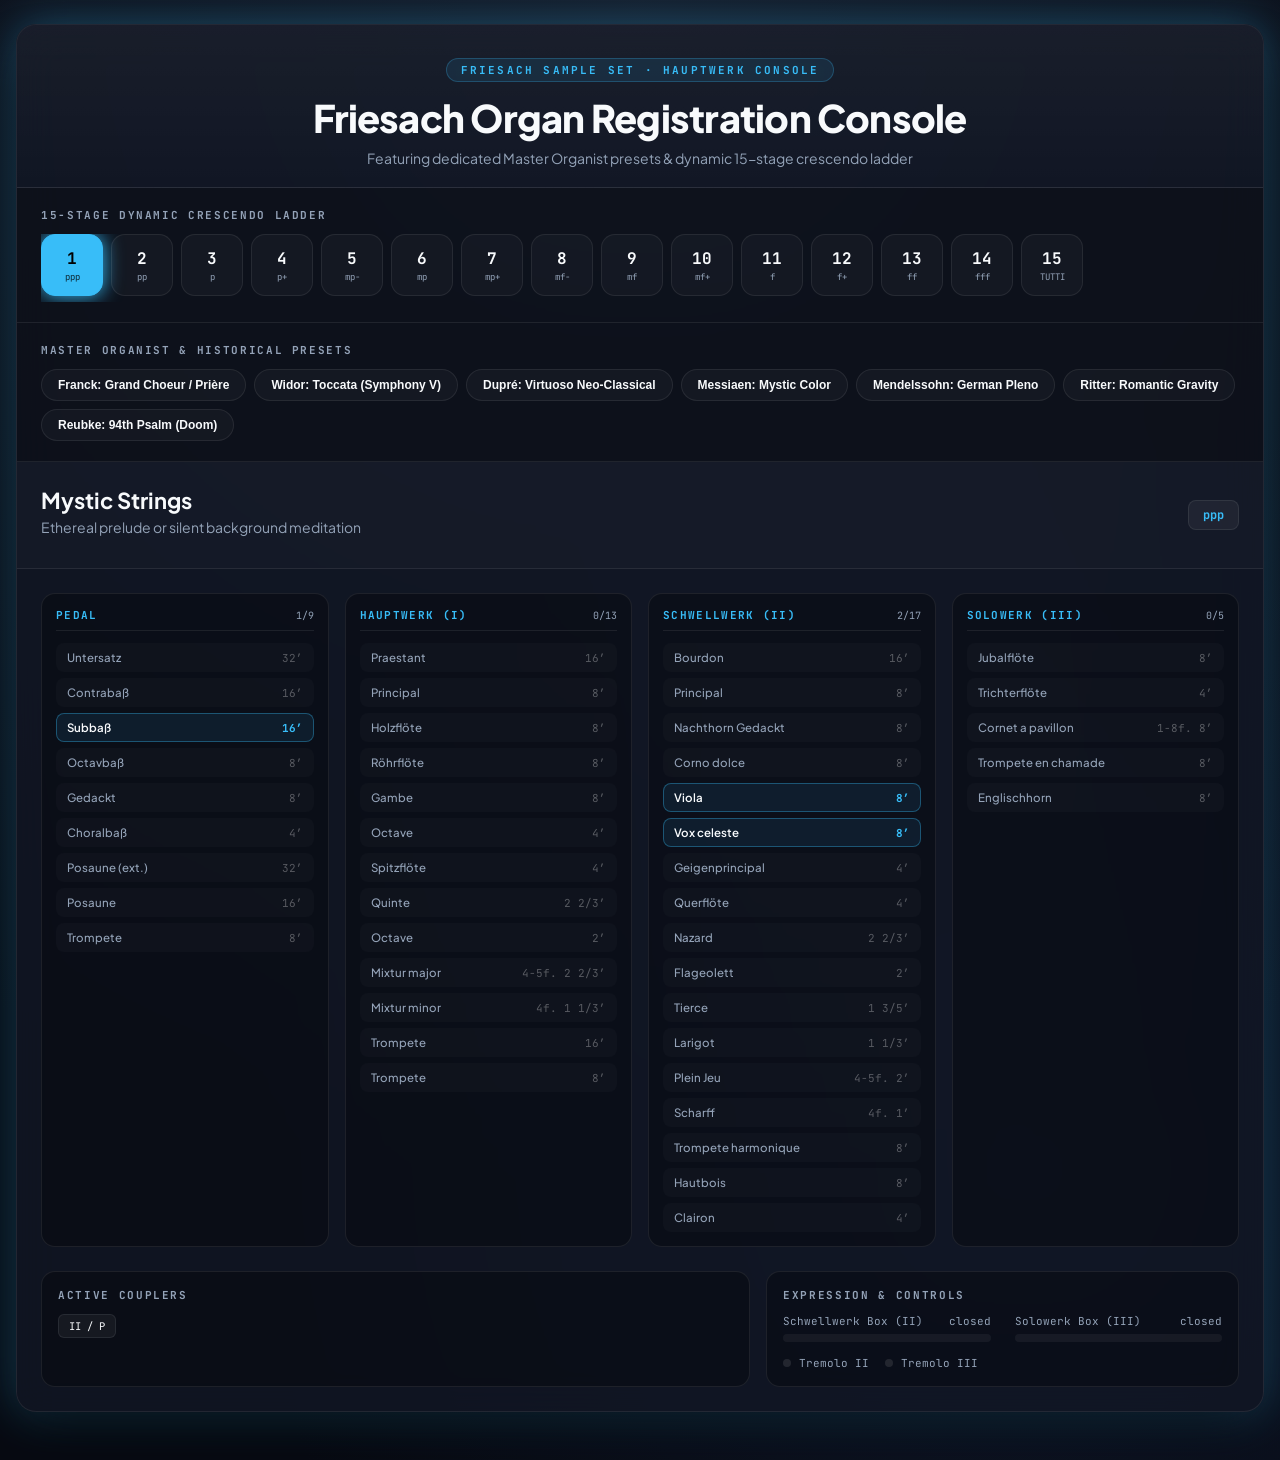
<file: friesach.html>
<!DOCTYPE html>
<html lang="en">
<head>
<meta charset="UTF-8">
<meta name="viewport" content="width=device-width, initial-scale=1.0">
<title>Friesach Organ — Hauptwerk Registration Console</title>
<link rel="preconnect" href="https://fonts.googleapis.com">
<link rel="preconnect" href="https://fonts.gstatic.com" crossorigin>
<link href="https://fonts.googleapis.com/css2?family=Plus+Jakarta+Sans:wght@400;500;600;700;800&family=JetBrains+Mono:wght@400;500;700&display=swap" rel="stylesheet">
<style>
  :root {
    --bg-main: #070a12;
    --panel-bg: rgba(18, 24, 38, 0.78);
    --panel-border: rgba(255, 255, 255, 0.08);
    --text-primary: #f8fafc;
    --text-muted: #94a3b8;
    --accent-cyan: #38bdf8;
    --accent-gold: #f59e0b;
    --accent-ruby: #f43f5e;
    --accent-emerald: #10b981;
    --glow-color: rgba(56, 189, 248, 0.35);
    --font-sans: 'Plus Jakarta Sans', system-ui, sans-serif;
    --font-mono: 'JetBrains Mono', monospace;
  }

  body.theme-reubke {
    --glow-color: rgba(244, 63, 94, 0.55);
    --accent-cyan: #f43f5e;
  }

  body.theme-tutti {
    --glow-color: rgba(245, 158, 11, 0.6);
    --accent-cyan: #f59e0b;
  }

  * { box-sizing: border-box; }

  html, body {
    margin: 0;
    padding: 0;
    background-color: var(--bg-main);
    background-image: 
      radial-gradient(circle at 50% 0%, rgba(30, 41, 59, 0.6) 0%, transparent 75%),
      radial-gradient(circle at 80% 80%, rgba(15, 23, 42, 0.9) 0%, transparent 50%);
    color: var(--text-primary);
    font-family: var(--font-sans);
    min-height: 100vh;
    -webkit-font-smoothing: antialiased;
  }

  body {
    padding: 24px 16px 48px;
  }

  .console {
    max-width: 1380px;
    margin: 0 auto;
    background: var(--panel-bg);
    backdrop-filter: blur(20px);
    -webkit-backdrop-filter: blur(20px);
    border: 1px solid var(--panel-border);
    border-radius: 20px;
    box-shadow: 
      0 25px 50px -12px rgba(0, 0, 0, 0.6),
      0 0 45px var(--glow-color);
    overflow: hidden;
    transition: box-shadow 0.4s ease;
  }

  /* Header */
  .header {
    padding: 32px 24px 20px;
    text-align: center;
    border-bottom: 1px solid var(--panel-border);
    background: linear-gradient(180deg, rgba(255,255,255,0.03), transparent);
  }

  .header .badge {
    display: inline-block;
    font-family: var(--font-mono);
    font-size: 11px;
    font-weight: 700;
    letter-spacing: 0.2em;
    text-transform: uppercase;
    color: var(--accent-cyan);
    background: rgba(56, 189, 248, 0.1);
    border: 1px solid rgba(56, 189, 248, 0.25);
    padding: 4px 14px;
    border-radius: 20px;
    margin-bottom: 12px;
  }

  .header h1 {
    margin: 0;
    font-size: clamp(24px, 4vw, 38px);
    font-weight: 800;
    letter-spacing: -0.02em;
  }

  .header p {
    margin: 8px 0 0;
    color: var(--text-muted);
    font-size: 14px;
  }

  /* Crescendo Ribbon Bar */
  .ribbon-section {
    padding: 20px 24px;
    border-bottom: 1px solid var(--panel-border);
    background: rgba(0, 0, 0, 0.25);
  }

  .section-label {
    font-family: var(--font-mono);
    font-size: 11px;
    font-weight: 700;
    letter-spacing: 0.15em;
    text-transform: uppercase;
    color: var(--text-muted);
    margin: 0 0 12px;
  }

  .crescendo-grid {
    display: flex;
    gap: 8px;
    overflow-x: auto;
    padding-bottom: 6px;
    scrollbar-width: thin;
  }

  .piston {
    flex: 0 0 auto;
    width: 62px;
    height: 62px;
    border-radius: 14px;
    border: 1px solid var(--panel-border);
    background: rgba(255, 255, 255, 0.03);
    color: var(--text-primary);
    display: flex;
    flex-direction: column;
    align-items: center;
    justify-content: center;
    cursor: pointer;
    transition: all 0.2s cubic-bezier(0.4, 0, 0.2, 1);
  }

  .piston .num {
    font-family: var(--font-mono);
    font-size: 16px;
    font-weight: 700;
  }

  .piston .dyn {
    font-size: 9px;
    font-family: var(--font-mono);
    color: var(--text-muted);
    margin-top: 2px;
  }

  .piston:hover {
    background: rgba(255, 255, 255, 0.08);
    transform: translateY(-2px);
  }

  .piston.active {
    background: var(--accent-cyan);
    border-color: var(--accent-cyan);
    color: #000;
    box-shadow: 0 0 20px var(--accent-cyan);
  }

  .piston.active .dyn { color: rgba(0, 0, 0, 0.8); }

  /* Special Presets Bar */
  .specials-grid {
    display: flex;
    flex-wrap: wrap;
    gap: 8px;
  }

  .pill-btn {
    padding: 8px 16px;
    border-radius: 30px;
    border: 1px solid var(--panel-border);
    background: rgba(255, 255, 255, 0.03);
    color: var(--text-primary);
    font-size: 12px;
    font-weight: 600;
    cursor: pointer;
    transition: all 0.2s ease;
  }

  .pill-btn:hover {
    background: rgba(255, 255, 255, 0.08);
    border-color: rgba(255, 255, 255, 0.2);
  }

  .pill-btn.active {
    background: var(--accent-gold);
    border-color: var(--accent-gold);
    color: #000;
    box-shadow: 0 0 15px rgba(245, 158, 11, 0.4);
  }

  .pill-btn.pill-reubke.active {
    background: var(--accent-ruby);
    border-color: var(--accent-ruby);
    color: #fff;
    box-shadow: 0 0 18px rgba(244, 63, 94, 0.6);
  }

  /* Preset Description Card */
  .preset-info {
    padding: 24px;
    border-bottom: 1px solid var(--panel-border);
    display: grid;
    grid-template-columns: 1fr auto;
    gap: 16px;
    align-items: center;
    background: rgba(255, 255, 255, 0.015);
  }

  .preset-info h2 {
    margin: 0;
    font-size: 22px;
    font-weight: 700;
  }

  .preset-info .use-tag {
    color: var(--text-muted);
    font-size: 14px;
    margin-top: 4px;
  }

  .preset-info .notes {
    font-size: 13px;
    color: var(--accent-gold);
    margin-top: 8px;
    font-style: italic;
  }

  .dynamic-pill {
    font-family: var(--font-mono);
    font-size: 12px;
    font-weight: 700;
    padding: 6px 14px;
    border-radius: 8px;
    background: rgba(255, 255, 255, 0.05);
    border: 1px solid var(--panel-border);
    color: var(--accent-cyan);
    text-align: center;
  }

  /* Organ Jambs Grid (4 Columns) */
  .jambs-container {
    display: grid;
    grid-template-columns: repeat(4, 1fr);
    gap: 16px;
    padding: 24px;
  }

  .jamb-card {
    background: rgba(0, 0, 0, 0.3);
    border: 1px solid var(--panel-border);
    border-radius: 14px;
    padding: 14px;
    display: flex;
    flex-direction: column;
  }

  .jamb-header {
    display: flex;
    justify-content: space-between;
    align-items: center;
    margin-bottom: 12px;
    padding-bottom: 8px;
    border-bottom: 1px solid var(--panel-border);
  }

  .jamb-title {
    font-family: var(--font-mono);
    font-size: 11px;
    font-weight: 700;
    letter-spacing: 0.12em;
    text-transform: uppercase;
    color: var(--accent-cyan);
  }

  .jamb-count {
    font-family: var(--font-mono);
    font-size: 10px;
    color: var(--text-muted);
  }

  .stops-list {
    display: flex;
    flex-direction: column;
    gap: 6px;
  }

  .stop-item {
    display: flex;
    align-items: center;
    justify-content: space-between;
    padding: 6px 10px;
    border-radius: 8px;
    background: rgba(255, 255, 255, 0.02);
    border: 1px solid transparent;
    transition: all 0.2s ease;
  }

  .stop-item .stop-name {
    font-size: 11.5px;
    font-weight: 500;
    color: var(--text-muted);
  }

  .stop-item .stop-pitch {
    font-family: var(--font-mono);
    font-size: 11px;
    color: rgba(255, 255, 255, 0.3);
    margin-left: 6px;
  }

  .stop-item.active {
    background: rgba(56, 189, 248, 0.09);
    border-color: rgba(56, 189, 248, 0.35);
  }

  .stop-item.active .stop-name {
    color: var(--text-primary);
    font-weight: 600;
  }

  .stop-item.active .stop-pitch {
    color: var(--accent-cyan);
    font-weight: 700;
  }

  /* Lower Controls Panel */
  .bottom-panel {
    display: grid;
    grid-template-columns: 1.5fr 1fr;
    gap: 16px;
    padding: 0 24px 24px;
  }

  .control-box {
    background: rgba(0, 0, 0, 0.3);
    border: 1px solid var(--panel-border);
    border-radius: 14px;
    padding: 16px;
  }

  .couplers-tags {
    display: flex;
    flex-wrap: wrap;
    gap: 6px;
    margin-top: 8px;
  }

  .coupler-tag {
    font-family: var(--font-mono);
    font-size: 10.5px;
    padding: 4px 10px;
    border-radius: 6px;
    background: rgba(255, 255, 255, 0.05);
    border: 1px solid var(--panel-border);
    color: var(--text-primary);
  }

  .shoes-row {
    display: flex;
    gap: 24px;
    margin-top: 12px;
  }

  .shoe-meter {
    flex: 1;
  }

  .shoe-header {
    display: flex;
    justify-content: space-between;
    font-size: 11px;
    font-family: var(--font-mono);
    margin-bottom: 6px;
    color: var(--text-muted);
  }

  .meter-bar {
    height: 8px;
    background: rgba(255, 255, 255, 0.05);
    border-radius: 4px;
    overflow: hidden;
  }

  .meter-fill {
    height: 100%;
    width: 0%;
    background: var(--accent-cyan);
    transition: width 0.3s ease;
  }

  .trems-row {
    display: flex;
    gap: 16px;
    margin-top: 14px;
  }

  .trem-indicator {
    display: flex;
    align-items: center;
    gap: 8px;
    font-family: var(--font-mono);
    font-size: 11px;
    color: var(--text-muted);
  }

  .dot {
    width: 8px;
    height: 8px;
    border-radius: 50%;
    background: rgba(255, 255, 255, 0.1);
  }

  .trem-indicator.active { color: var(--accent-emerald); }
  .trem-indicator.active .dot {
    background: var(--accent-emerald);
    box-shadow: 0 0 10px var(--accent-emerald);
  }

  /* Responsive Design */
  @media (max-width: 1100px) {
    .jambs-container { grid-template-columns: repeat(2, 1fr); }
  }

  @media (max-width: 768px) {
    .jambs-container { grid-template-columns: repeat(1, 1fr); }
    .bottom-panel { grid-template-columns: 1fr; }
    .preset-info { grid-template-columns: 1fr; }
  }
</style>
</head>
<body>

<div class="console">

  <header class="header">
    <span class="badge">Friesach Sample Set · Hauptwerk Console</span>
    <h1>Friesach Organ Registration Console</h1>
    <p>Featuring dedicated Master Organist presets & dynamic 15-stage crescendo ladder</p>
  </header>

  <section class="ribbon-section">
    <p class="section-label">15-Stage Dynamic Crescendo Ladder</p>
    <div class="crescendo-grid" id="crescendoPistons"></div>
  </section>

  <section class="ribbon-section">
    <p class="section-label">Master Organist & Historical Presets</p>
    <div class="specials-grid" id="specialPills"></div>
  </section>

  <section class="preset-info">
    <div>
      <h2 id="presetTitle">Select a Preset</h2>
      <div class="use-tag" id="presetUse"></div>
      <div class="notes" id="presetNotes"></div>
    </div>
    <div class="dynamic-pill" id="presetDynamic">—</div>
  </section>

  <section class="jambs-container">
    <div class="jamb-card">
      <div class="jamb-header">
        <span class="jamb-title">Pedal</span>
        <span class="jamb-count" id="count-pedal">0/9</span>
      </div>
      <div class="stops-list" id="stops-pedal"></div>
    </div>

    <div class="jamb-card">
      <div class="jamb-header">
        <span class="jamb-title">Hauptwerk (I)</span>
        <span class="jamb-count" id="count-hauptwerk">0/14</span>
      </div>
      <div class="stops-list" id="stops-hauptwerk"></div>
    </div>

    <div class="jamb-card">
      <div class="jamb-header">
        <span class="jamb-title">Schwellwerk (II)</span>
        <span class="jamb-count" id="count-schwellwerk">0/17</span>
      </div>
      <div class="stops-list" id="stops-schwellwerk"></div>
    </div>

    <div class="jamb-card">
      <div class="jamb-header">
        <span class="jamb-title">Solowerk (III)</span>
        <span class="jamb-count" id="count-solowerk">0/5</span>
      </div>
      <div class="stops-list" id="stops-solowerk"></div>
    </div>
  </section>

  <section class="bottom-panel">
    <div class="control-box">
      <div class="section-label">Active Couplers</div>
      <div class="couplers-tags" id="couplerTags"></div>
    </div>

    <div class="control-box">
      <div class="section-label">Expression & Controls</div>
      <div class="shoes-row">
        <div class="shoe-meter">
          <div class="shoe-header">
            <span>Schwellwerk Box (II)</span>
            <span id="swellLabel">Closed</span>
          </div>
          <div class="meter-bar"><div class="meter-fill" id="swellMeter"></div></div>
        </div>

        <div class="shoe-meter">
          <div class="shoe-header">
            <span>Solowerk Box (III)</span>
            <span id="soloLabel">Closed</span>
          </div>
          <div class="meter-bar"><div class="meter-fill" id="soloMeter"></div></div>
        </div>
      </div>

      <div class="trems-row">
        <div class="trem-indicator" id="tremII"><span class="dot"></span> Tremolo II</div>
        <div class="trem-indicator" id="tremIII"><span class="dot"></span> Tremolo III</div>
      </div>
    </div>
  </section>

</div>

<script>
(function() {
  "use strict";

  const STOPS = {
    pedal: [
      { label: "Untersatz", pitch: "32" },
      { label: "Contrabaß", pitch: "16" },
      { label: "Subbaß", pitch: "16" },
      { label: "Octavbaß", pitch: "8" },
      { label: "Gedackt", pitch: "8" },
      { label: "Choralbaß", pitch: "4" },
      { label: "Posaune (ext.)", pitch: "32" },
      { label: "Posaune", pitch: "16" },
      { label: "Trompete", pitch: "8" }
    ],
    hauptwerk: [
      { label: "Praestant", pitch: "16" },
      { label: "Principal", pitch: "8" },
      { label: "Holzflöte", pitch: "8" },
      { label: "Röhrflöte", pitch: "8" },
      { label: "Gambe", pitch: "8" },
      { label: "Octave", pitch: "4" },
      { label: "Spitzflöte", pitch: "4" },
      { label: "Quinte", pitch: "2 2/3" },
      { label: "Octave", pitch: "2" },
      { label: "Mixtur major", pitch: "4-5f. 2 2/3" },
      { label: "Mixtur minor", pitch: "4f. 1 1/3" },
      { label: "Trompete", pitch: "16" },
      { label: "Trompete", pitch: "8" }
    ],
    schwellwerk: [
      { label: "Bourdon", pitch: "16" },
      { label: "Principal", pitch: "8" },
      { label: "Nachthorn Gedackt", pitch: "8" },
      { label: "Corno dolce", pitch: "8" },
      { label: "Viola", pitch: "8" },
      { label: "Vox celeste", pitch: "8" },
      { label: "Geigenprincipal", pitch: "4" },
      { label: "Querflöte", pitch: "4" },
      { label: "Nazard", pitch: "2 2/3" },
      { label: "Flageolett", pitch: "2" },
      { label: "Tierce", pitch: "1 3/5" },
      { label: "Larigot", pitch: "1 1/3" },
      { label: "Plein Jeu", pitch: "4-5f. 2" },
      { label: "Scharff", pitch: "4f. 1" },
      { label: "Trompete harmonique", pitch: "8" },
      { label: "Hautbois", pitch: "8" },
      { label: "Clairon", pitch: "4" }
    ],
    solowerk: [
      { label: "Jubalflöte", pitch: "8" },
      { label: "Trichterflöte", pitch: "4" },
      { label: "Cornet a pavillon", pitch: "1-8f. 8" },
      { label: "Trompete en chamade", pitch: "8" },
      { label: "Englischhorn", pitch: "8" }
    ]
  };

  const PRESETS = [
    // 15-STAGE CRESCENDO LADDER
    { id: "level_1", num: 1, name: "Mystic Strings", dynamic: "ppp", type: "level",
      use: "Ethereal prelude or silent background meditation",
      stops: { pedal: ["Subbaß 16"], hauptwerk: [], schwellwerk: ["Viola 8", "Vox celeste 8"], solowerk: [] },
      couplers: ["II / P"], swellBox: "closed", soloBox: "closed", trem: [] },

    { id: "level_2", num: 2, name: "Soft Flutes", dynamic: "pp", type: "level",
      use: "Gentle pastoral accompaniment",
      stops: { pedal: ["Subbaß 16", "Gedackt 8"], hauptwerk: ["Röhrflöte 8"], schwellwerk: ["Nachthorn Gedackt 8"], solowerk: [] },
      couplers: ["II / I", "I / P"], swellBox: "25%", soloBox: "closed", trem: [] },

    { id: "level_3", num: 3, name: "Gentle Foundation", dynamic: "p", type: "level",
      use: "Warm 8ft flue foundation across divisions",
      stops: { pedal: ["Subbaß 16", "Gedackt 8"], hauptwerk: ["Principal 8", "Holzflöte 8"], schwellwerk: ["Principal 8", "Nachthorn Gedackt 8"], solowerk: [] },
      couplers: ["II / I", "I / P", "II / P"], swellBox: "35%", soloBox: "closed", trem: [] },

    { id: "level_4", num: 4, name: "Light Chorus 8' & 4'", dynamic: "p+", type: "level",
      use: "Polyphonic vocal companion",
      stops: { pedal: ["Contrabaß 16", "Subbaß 16", "Octavbaß 8"], hauptwerk: ["Principal 8", "Spitzflöte 4"], schwellwerk: ["Principal 8", "Geigenprincipal 4", "Querflöte 4"], solowerk: [] },
      couplers: ["II / I", "I / P"], swellBox: "40%", soloBox: "closed", trem: [] },

    { id: "level_5", num: 5, name: "German Warmth", dynamic: "mp-", type: "level",
      use: "Classic Romantic German flue foundation",
      stops: { pedal: ["Contrabaß 16", "Subbaß 16", "Octavbaß 8", "Gedackt 8"], hauptwerk: ["Praestant 16", "Principal 8", "Gambe 8", "Octave 4"], schwellwerk: ["Bourdon 16", "Principal 8", "Viola 8", "Geigenprincipal 4"], solowerk: [] },
      couplers: ["II / I", "I / P", "II / P"], swellBox: "50%", soloBox: "closed", trem: [] },

    { id: "level_6", num: 6, name: "Principal Pleno Lite", dynamic: "mp", type: "level",
      use: "Clear Baroque counterpoint core",
      stops: { pedal: ["Contrabaß 16", "Octavbaß 8", "Choralbaß 4"], hauptwerk: ["Principal 8", "Octave 4", "Octave 2"], schwellwerk: ["Principal 8", "Geigenprincipal 4", "Flageolett 2"], solowerk: [] },
      couplers: ["II / I", "I / P"], swellBox: "60%", soloBox: "closed", trem: [] },

    { id: "level_7", num: 7, name: "Full Flue Chorus to Mixture", dynamic: "mp+", type: "level",
      use: "Bright, un-reeded plenum chorus",
      stops: { pedal: ["Contrabaß 16", "Subbaß 16", "Octavbaß 8", "Choralbaß 4"], hauptwerk: ["Praestant 16", "Principal 8", "Octave 4", "Quinte 2 2/3", "Octave 2", "Mixtur major 4-5f. 2 2/3"], schwellwerk: ["Principal 8", "Geigenprincipal 4", "Plein Jeu 4-5f. 2"], solowerk: [] },
      couplers: ["II / I", "I / P", "II / P"], swellBox: "70%", soloBox: "closed", trem: [] },

    { id: "level_8", num: 8, name: "Swell Chorus Reed", dynamic: "mf-", type: "level",
      use: "Warm buildup with Swell Trompete harmonique in box",
      stops: { pedal: ["Contrabaß 16", "Subbaß 16", "Octavbaß 8", "Posaune 16"], hauptwerk: ["Principal 8", "Octave 4", "Quinte 2 2/3", "Octave 2"], schwellwerk: ["Bourdon 16", "Principal 8", "Geigenprincipal 4", "Trompete harmonique 8", "Hautbois 8"], solowerk: [] },
      couplers: ["II / I", "I / P", "II / P"], swellBox: "40%", soloBox: "closed", trem: [] },

    { id: "level_9", num: 9, name: "Double Mixture Plenum", dynamic: "mf", type: "level",
      use: "Glorious congregational hymn accompaniment",
      stops: { pedal: ["Contrabaß 16", "Subbaß 16", "Octavbaß 8", "Choralbaß 4", "Posaune 16"], hauptwerk: ["Praestant 16", "Principal 8", "Octave 4", "Quinte 2 2/3", "Octave 2", "Mixtur major 4-5f. 2 2/3", "Mixtur minor 4f. 1 1/3"], schwellwerk: ["Bourdon 16", "Principal 8", "Geigenprincipal 4", "Plein Jeu 4-5f. 2", "Scharff 4f. 1"], solowerk: [] },
      couplers: ["II / I", "I / P", "II / P"], swellBox: "80%", soloBox: "closed", trem: [] },

    { id: "level_10", num: 10, name: "Grand Reed Chorus", dynamic: "mf+", type: "level",
      use: "Symphonic reed chorus with brilliant Swell Clairon",
      stops: { pedal: ["Untersatz 32", "Contrabaß 16", "Octavbaß 8", "Posaune 16", "Trompete 8"], hauptwerk: ["Praestant 16", "Principal 8", "Octave 4", "Trompete 8"], schwellwerk: ["Bourdon 16", "Principal 8", "Geigenprincipal 4", "Plein Jeu 4-5f. 2", "Trompete harmonique 8", "Clairon 4"], solowerk: [] },
      couplers: ["II / I", "III / I", "I / P", "II / P"], swellBox: "85%", soloBox: "closed", trem: [] },

    { id: "level_11", num: 11, name: "Forte Cathedral Standard", dynamic: "f", type: "level",
      use: "Main cathedral climax with Hauptwerk Trompete 16'",
      stops: { pedal: ["Untersatz 32", "Contrabaß 16", "Subbaß 16", "Octavbaß 8", "Posaune 16", "Trompete 8"], hauptwerk: ["Praestant 16", "Principal 8", "Octave 4", "Quinte 2 2/3", "Octave 2", "Mixtur major 4-5f. 2 2/3", "Trompete 16", "Trompete 8"], schwellwerk: ["Bourdon 16", "Principal 8", "Geigenprincipal 4", "Plein Jeu 4-5f. 2", "Trompete harmonique 8", "Hautbois 8", "Clairon 4"], solowerk: [] },
      couplers: ["II / I", "III / I", "I / P", "II / P"], swellBox: "100%", soloBox: "closed", trem: [] },

    { id: "level_12", num: 12, name: "Solowerk Cornet Layer", dynamic: "f+", type: "level",
      use: "Cornet a pavillon crowned plenum",
      stops: { pedal: ["Untersatz 32", "Contrabaß 16", "Octavbaß 8", "Posaune (ext.) 32", "Posaune 16", "Trompete 8"], hauptwerk: ["Praestant 16", "Principal 8", "Octave 4", "Quinte 2 2/3", "Octave 2", "Mixtur major 4-5f. 2 2/3", "Mixtur minor 4f. 1 1/3", "Trompete 16", "Trompete 8"], schwellwerk: ["Bourdon 16", "Principal 8", "Geigenprincipal 4", "Plein Jeu 4-5f. 2", "Trompete harmonique 8", "Clairon 4"], solowerk: ["Cornet a pavillon 1-8f. 8"] },
      couplers: ["II / I", "III / I", "I / P", "II / P"], swellBox: "100%", soloBox: "100%", trem: [] },

    { id: "level_13", num: 13, name: "Chamade Entrance", dynamic: "ff", type: "level",
      use: "Full organ with Chamade drawn on Solo",
      stops: { pedal: ["Untersatz 32", "Contrabaß 16", "Octavbaß 8", "Posaune (ext.) 32", "Posaune 16", "Trompete 8"], hauptwerk: ["Praestant 16", "Principal 8", "Octave 4", "Mixtur major 4-5f. 2 2/3", "Trompete 16", "Trompete 8"], schwellwerk: ["Bourdon 16", "Principal 8", "Geigenprincipal 4", "Plein Jeu 4-5f. 2", "Trompete harmonique 8", "Clairon 4"], solowerk: ["Cornet a pavillon 1-8f. 8", "Trompete en chamade 8"] },
      couplers: ["II / I", "III / I", "I / P", "II / P"], swellBox: "100%", soloBox: "Unenclosed", trem: [] },

    { id: "level_14", num: 14, name: "Fortissimo Grandeur", dynamic: "fff", type: "level",
      use: "Heavy Tutti across all manuals",
      stops: { pedal: ["Untersatz 32", "Contrabaß 16", "Subbaß 16", "Octavbaß 8", "Choralbaß 4", "Posaune (ext.) 32", "Posaune 16", "Trompete 8"], hauptwerk: ["Praestant 16", "Principal 8", "Holzflöte 8", "Gambe 8", "Octave 4", "Quinte 2 2/3", "Octave 2", "Mixtur major 4-5f. 2 2/3", "Mixtur minor 4f. 1 1/3", "Trompete 16", "Trompete 8"], schwellwerk: ["Bourdon 16", "Principal 8", "Viola 8", "Geigenprincipal 4", "Querflöte 4", "Flageolett 2", "Plein Jeu 4-5f. 2", "Scharff 4f. 1", "Trompete harmonique 8", "Hautbois 8", "Clairon 4"], solowerk: ["Jubalflöte 8", "Trichterflöte 4", "Cornet a pavillon 1-8f. 8", "Trompete en chamade 8", "Englischhorn 8"] },
      couplers: ["II / I", "III / I", "III / II", "I / P", "II / P"], swellBox: "100%", soloBox: "100%", trem: [] },

    { id: "level_15", num: 15, name: "TUTTI (Full Friesach)", dynamic: "TUTTI", type: "level",
      use: "All 45 stops drawn & fully open",
      notes: "The maximum power of the Friesach sample set across all 4 divisions.",
      stops: {
        pedal: ["Untersatz 32", "Contrabaß 16", "Subbaß 16", "Octavbaß 8", "Gedackt 8", "Choralbaß 4", "Posaune (ext.) 32", "Posaune 16", "Trompete 8"],
        hauptwerk: ["Praestant 16", "Principal 8", "Holzflöte 8", "Röhrflöte 8", "Gambe 8", "Octave 4", "Spitzflöte 4", "Quinte 2 2/3", "Octave 2", "Mixtur major 4-5f. 2 2/3", "Mixtur minor 4f. 1 1/3", "Trompete 16", "Trompete 8"],
        schwellwerk: ["Bourdon 16", "Principal 8", "Nachthorn Gedackt 8", "Corno dolce 8", "Viola 8", "Vox celeste 8", "Geigenprincipal 4", "Querflöte 4", "Nazard 2 2/3", "Flageolett 2", "Tierce 1 3/5", "Larigot 1 1/3", "Plein Jeu 4-5f. 2", "Scharff 4f. 1", "Trompete harmonique 8", "Hautbois 8", "Clairon 4"],
        solowerk: ["Jubalflöte 8", "Trichterflöte 4", "Cornet a pavillon 1-8f. 8", "Trompete en chamade 8", "Englischhorn 8"]
      },
      couplers: ["II / I", "III / I", "III / II", "I / P", "II / P"],
      swellBox: "100%", soloBox: "100%", trem: [] },

    // HISTORICAL & COMPOSER PRESETS
    { id: "spec_franck", name: "Franck: Grand Choeur / Prière", dynamic: "FRANCK", type: "special",
      use: "César Franck (Choral No. 3 / Piece Héroïque)",
      notes: "Anches du Récit (Trompete harm, Hautbois, Clairon) combined with Fond 8' & 16'.",
      stops: { pedal: ["Contrabaß 16", "Subbaß 16", "Posaune 16"], hauptwerk: ["Praestant 16", "Principal 8", "Gambe 8", "Trompete 8"], schwellwerk: ["Bourdon 16", "Principal 8", "Viola 8", "Trompete harmonique 8", "Hautbois 8", "Clairon 4"], solowerk: [] },
      couplers: ["II / I", "I / P", "II / P"], swellBox: "50%", soloBox: "closed", trem: [] },

    { id: "spec_widor", name: "Widor: Toccata (Symphony V)", dynamic: "WIDOR", type: "special",
      use: "Charles-Marie Widor (Toccata in F / Bach's Memento)",
      notes: "Full Swell chorus with Trompete harmonique & Clairon open wide over HW principal core.",
      stops: { pedal: ["Untersatz 32", "Contrabaß 16", "Subbaß 16", "Octavbaß 8", "Posaune 16", "Trompete 8"], hauptwerk: ["Praestant 16", "Principal 8", "Octave 4", "Quinte 2 2/3", "Octave 2", "Mixtur major 4-5f. 2 2/3", "Trompete 8"], schwellwerk: ["Bourdon 16", "Principal 8", "Geigenprincipal 4", "Flageolett 2", "Plein Jeu 4-5f. 2", "Trompete harmonique 8", "Clairon 4"], solowerk: [] },
      couplers: ["II / I", "I / P", "II / P"], swellBox: "100%", soloBox: "closed", trem: [] },

    { id: "spec_dupre", name: "Dupré: Virtuoso Neo-Classical", dynamic: "DUPRÉ", type: "special",
      use: "Marcel Dupré (Prelude & Fugue in B Major / Cortège)",
      notes: "Crisp French Symphonic clarity featuring high Scharff 4f, Mixtur minor, and Chamade accent.",
      stops: { pedal: ["Contrabaß 16", "Octavbaß 8", "Choralbaß 4", "Posaune 16"], hauptwerk: ["Principal 8", "Octave 4", "Octave 2", "Mixtur minor 4f. 1 1/3", "Trompete 8"], schwellwerk: ["Principal 8", "Geigenprincipal 4", "Flageolett 2", "Scharff 4f. 1", "Trompete harmonique 8"], solowerk: ["Trompete en chamade 8"] },
      couplers: ["II / I", "III / I", "I / P", "II / P"], swellBox: "80%", soloBox: "Unenclosed", trem: [] },

    { id: "spec_messiaen", name: "Messiaen: Mystic Color", dynamic: "MESSIAEN", type: "special",
      use: "Olivier Messiaen (Transports de joie / Les Corps Glorieux)",
      notes: "Exotic Tierce + Nazard + Larigot mutation color with Solo Cornet a pavillon.",
      stops: { pedal: ["Subbaß 16"], hauptwerk: ["Röhrflöte 8"], schwellwerk: ["Bourdon 16", "Nachthorn Gedackt 8", "Nazard 2 2/3", "Flageolett 2", "Tierce 1 3/5", "Larigot 1 1/3"], solowerk: ["Cornet a pavillon 1-8f. 8"] },
      couplers: ["III / II"], swellBox: "60%", soloBox: "100%", trem: [] },

    { id: "spec_mendelssohn", name: "Mendelssohn: German Pleno", dynamic: "MENDELSSOHN", type: "special",
      use: "Felix Mendelssohn (Sonata No. 1 Allegro / Grave)",
      notes: "Noble 19th-century German Romantic Organ Pleno core without high mixture aggression.",
      stops: { pedal: ["Contrabaß 16", "Subbaß 16", "Octavbaß 8", "Posaune 16"], hauptwerk: ["Praestant 16", "Principal 8", "Holzflöte 8", "Octave 4", "Spitzflöte 4", "Quinte 2 2/3", "Octave 2", "Mixtur major 4-5f. 2 2/3"], schwellwerk: ["Bourdon 16", "Principal 8", "Geigenprincipal 4", "Plein Jeu 4-5f. 2"], solowerk: [] },
      couplers: ["II / I", "I / P", "II / P"], swellBox: "75%", soloBox: "closed", trem: [] },

    { id: "spec_ritter", name: "Ritter: Romantic Gravity", dynamic: "RITTER", type: "special",
      use: "August Gottfried Ritter (Sonata No. 3 in A minor)",
      notes: "Warm 16' and 8' flue gravity with Viola and Gambe singing through soft mixtures.",
      stops: { pedal: ["Contrabaß 16", "Subbaß 16", "Gedackt 8"], hauptwerk: ["Praestant 16", "Principal 8", "Holzflöte 8", "Gambe 8", "Octave 4", "Trompete 8"], schwellwerk: ["Bourdon 16", "Principal 8", "Viola 8", "Geigenprincipal 4", "Hautbois 8"], solowerk: [] },
      couplers: ["II / I", "I / P"], swellBox: "50%", soloBox: "closed", trem: [] },

    { id: "spec_reubke", name: "Reubke: 94th Psalm (Doom)", dynamic: "REUBKE", type: "special",
      use: "Julius Reubke (Sonata on the 94th Psalm - Storm)",
      notes: "Dark 32' Untersatz and 32' Posaune extension with Vox celeste and dark 16' reeds.",
      stops: {
        pedal: ["Untersatz 32", "Contrabaß 16", "Subbaß 16", "Posaune (ext.) 32", "Posaune 16"],
        hauptwerk: ["Praestant 16", "Principal 8", "Gambe 8", "Trompete 16"],
        schwellwerk: ["Bourdon 16", "Viola 8", "Vox celeste 8", "Plein Jeu 4-5f. 2", "Trompete harmonique 8"],
        solowerk: ["Englischhorn 8", "Trompete en chamade 8"]
      },
      couplers: ["II / I", "III / I", "I / P", "II / P"], swellBox: "Snap open", soloBox: "100%", trem: ["schwellwerk"] }
  ];

  function renderStops() {
    Object.keys(STOPS).forEach(div => {
      const container = document.getElementById(`stops-${div}`);
      container.innerHTML = "";
      STOPS[div].forEach(stop => {
        const item = document.createElement("div");
        item.className = "stop-item";
        item.dataset.key = `${stop.label} ${stop.pitch}`;
        item.innerHTML = `
          <span class="stop-name">${stop.label}</span>
          <span class="stop-pitch">${stop.pitch}′</span>
        `;
        container.appendChild(item);
      });
    });
  }

  function renderPistons() {
    const crescendoBox = document.getElementById("crescendoPistons");
    const specialsBox = document.getElementById("specialPills");

    PRESETS.filter(p => p.type === "level").forEach(p => {
      const btn = document.createElement("button");
      btn.className = "piston";
      btn.dataset.id = p.id;
      btn.innerHTML = `<span class="num">${p.num}</span><span class="dyn">${p.dynamic}</span>`;
      btn.onclick = () => selectPreset(p.id);
      crescendoBox.appendChild(btn);
    });

    PRESETS.filter(p => p.type === "special").forEach(p => {
      const btn = document.createElement("button");
      btn.className = `pill-btn ${p.id === 'spec_reubke' ? 'pill-reubke' : ''}`;
      btn.dataset.id = p.id;
      btn.innerText = p.name;
      btn.onclick = () => selectPreset(p.id);
      specialsBox.appendChild(btn);
    });
  }

  function selectPreset(id) {
    const preset = PRESETS.find(p => p.id === id);
    if (!preset) return;

    // Theme toggle
    document.body.classList.toggle("theme-reubke", id === "spec_reubke");
    document.body.classList.toggle("theme-tutti", id === "level_15");

    // Button states
    document.querySelectorAll(".piston, .pill-btn").forEach(el => {
      el.classList.toggle("active", el.dataset.id === id);
    });

    // Info card
    document.getElementById("presetTitle").innerText = preset.name;
    document.getElementById("presetUse").innerText = preset.use;
    document.getElementById("presetNotes").innerText = preset.notes || "";
    document.getElementById("presetDynamic").innerText = preset.dynamic;

    // Update Stops
    Object.keys(STOPS).forEach(div => {
      const activeStops = preset.stops[div] || [];
      const divContainer = document.getElementById(`stops-${div}`);
      let count = 0;

      divContainer.querySelectorAll(".stop-item").forEach(item => {
        const isActive = activeStops.includes(item.dataset.key);
        item.classList.toggle("active", isActive);
        if (isActive) count++;
      });

      document.getElementById(`count-${div}`).innerText = `${count}/${STOPS[div].length}`;
    });

    // Couplers
    const couplersBox = document.getElementById("couplerTags");
    couplersBox.innerHTML = "";
    if (preset.couplers.length) {
      preset.couplers.forEach(c => {
        const tag = document.createElement("span");
        tag.className = "coupler-tag";
        tag.innerText = c;
        couplersBox.appendChild(tag);
      });
    } else {
      couplersBox.innerHTML = `<span style="font-size:12px; color:var(--text-muted); font-style:italic;">No couplers drawn</span>`;
    }

    // Expression Meters
    updateMeter("swellMeter", "swellLabel", preset.swellBox);
    updateMeter("soloMeter", "soloLabel", preset.soloBox);

    // Tremulants
    document.getElementById("tremII").classList.toggle("active", preset.trem.includes("schwellwerk"));
    document.getElementById("tremIII").classList.toggle("active", preset.trem.includes("solowerk"));
  }

  function updateMeter(meterId, labelId, val) {
    const fill = document.getElementById(meterId);
    const label = document.getElementById(labelId);
    label.innerText = val;

    if (val === "closed") fill.style.width = "0%";
    else if (val === "25%") fill.style.width = "25%";
    else if (val === "35%") fill.style.width = "35%";
    else if (val === "40%") fill.style.width = "40%";
    else if (val === "50%") fill.style.width = "50%";
    else if (val === "60%") fill.style.width = "60%";
    else if (val === "70%") fill.style.width = "70%";
    else if (val === "75%") fill.style.width = "75%";
    else if (val === "80%") fill.style.width = "80%";
    else if (val === "85%") fill.style.width = "85%";
    else if (val === "100%") fill.style.width = "100%";
    else fill.style.width = "100%";
  }

  // Initialize
  renderStops();
  renderPistons();
  selectPreset("level_1");

})();
</script>

</body>
</html>
</file>
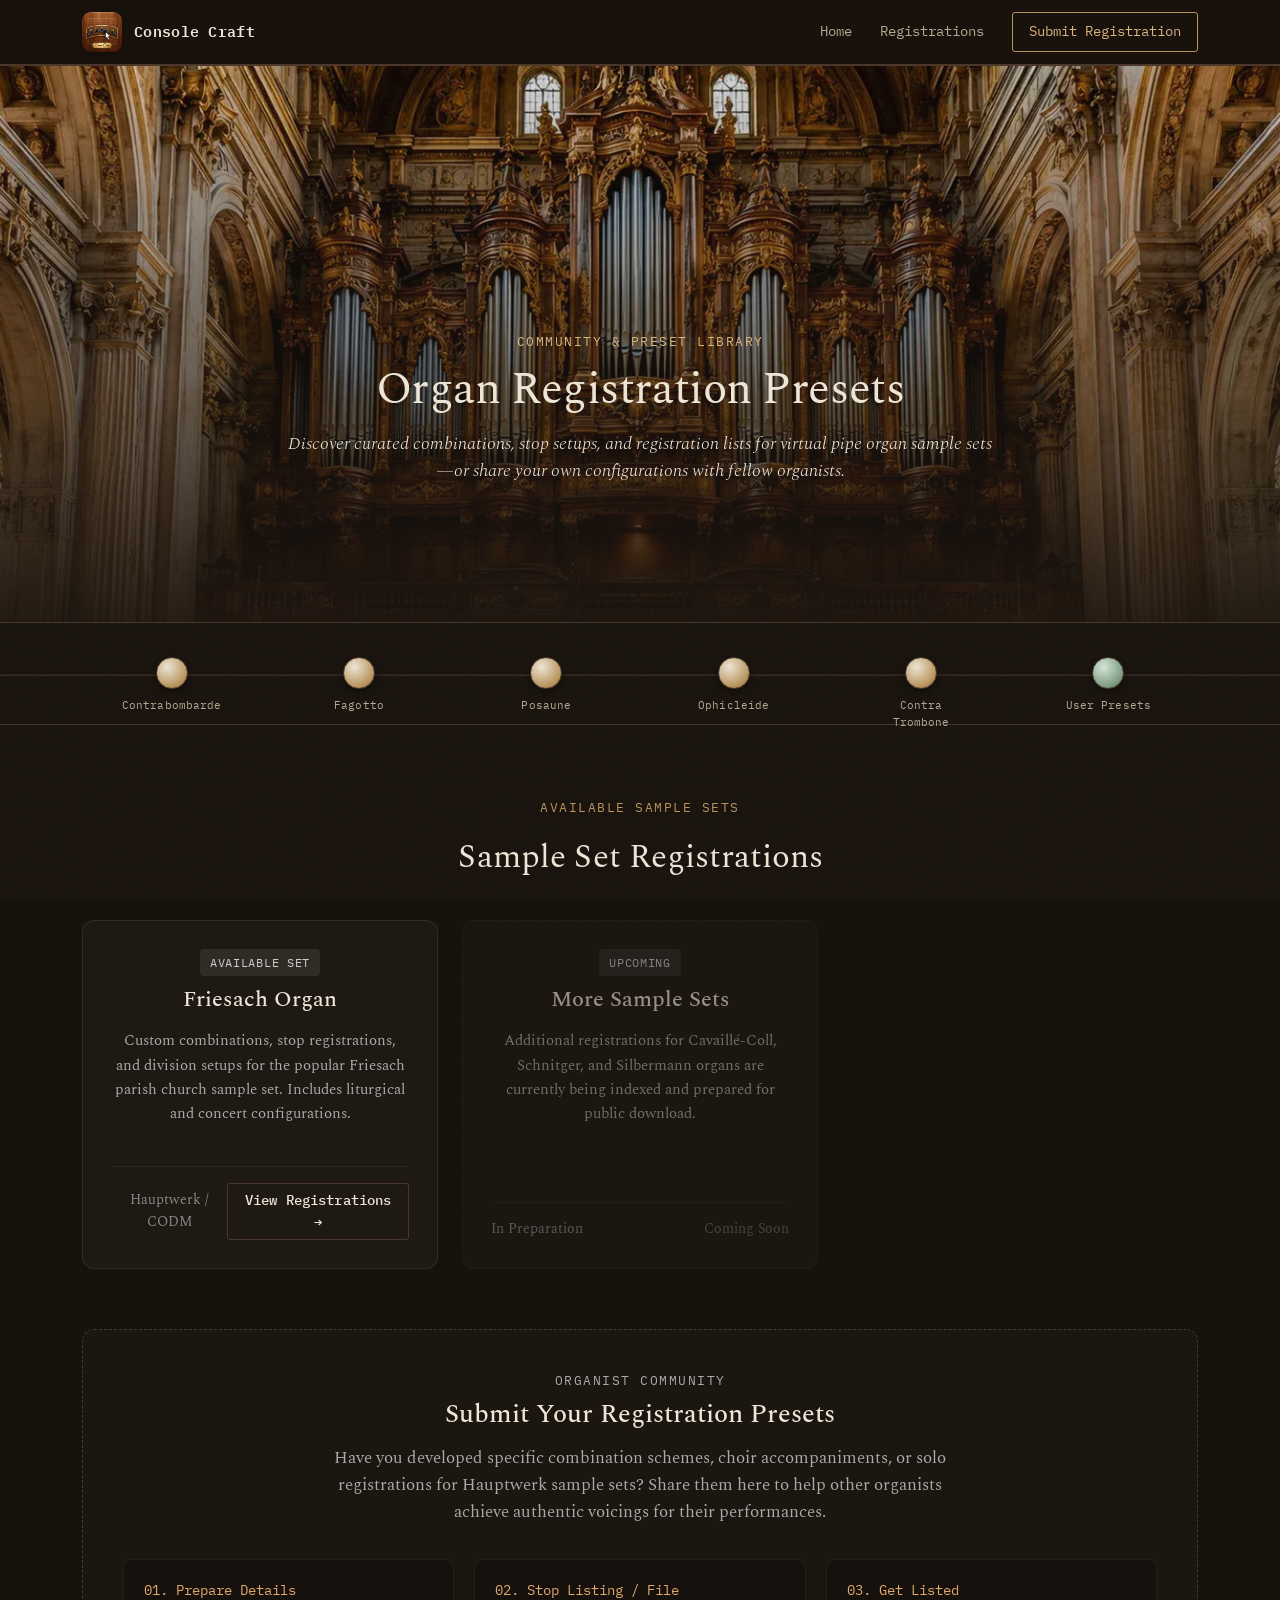
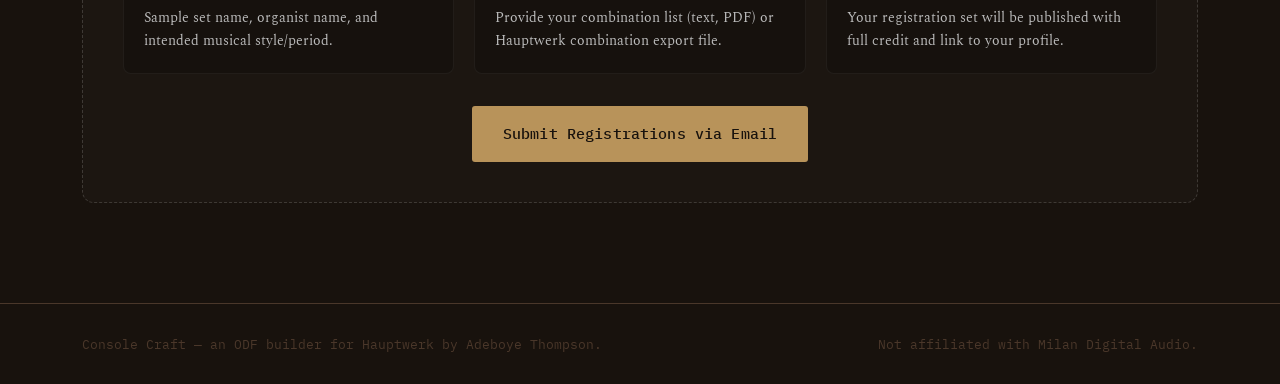
<file: registrations.html>
<!DOCTYPE html>
<html lang="en">
<head>
<meta charset="UTF-8">
<meta name="viewport" content="width=device-width, initial-scale=1.0">
<title>Organ Registrations & Presets — Console Craft</title>
<meta name="description" content="Explore custom organ registration presets for Hauptwerk sample sets, or submit your own registration schemes to share with the community.">

<link rel="preconnect" href="https://fonts.googleapis.com">
<link rel="preconnect" href="https://fonts.gstatic.com" crossorigin>
<link href="https://fonts.googleapis.com/css2?family=Spectral:ital,wght@0,300;0,400;0,500;0,600;1,400&family=IBM+Plex+Mono:wght@400;500;600&display=swap" rel="stylesheet">
<link rel="stylesheet" href="styles.css">

<style>
  /* Custom registration page layouts */
  .reg-hero {
    position: relative;
    padding: 100px 0 80px 0;
    text-align: center;
  }
  .reg-grid {
    display: grid;
    grid-template-columns: repeat(auto-fill, minmax(320px, 1fr));
    gap: 24px;
    margin-top: 36px;
  }
  .reg-card {
    background: rgba(255, 255, 255, 0.03);
    border: 1px solid rgba(255, 255, 255, 0.08);
    border-radius: 12px;
    padding: 28px;
    display: flex;
    flex-direction: column;
    justify-content: space-between;
    transition: transform 0.2s ease, border-color 0.2s ease, background-color 0.2s ease;
  }
  .reg-card:hover {
    border-color: rgba(255, 255, 255, 0.22);
    background: rgba(255, 255, 255, 0.05);
    transform: translateY(-2px);
  }
  .reg-card-content h3 {
    margin-top: 8px;
    margin-bottom: 12px;
    font-size: 1.4rem;
  }
  .reg-badge {
    display: inline-block;
    font-family: 'IBM Plex Mono', monospace;
    font-size: 0.75rem;
    text-transform: uppercase;
    letter-spacing: 0.06em;
    padding: 4px 10px;
    border-radius: 4px;
    background: rgba(255, 255, 255, 0.08);
    color: var(--text-muted, #ccc);
  }
  .reg-card-footer {
    margin-top: 24px;
    padding-top: 16px;
    border-top: 1px solid rgba(255, 255, 255, 0.06);
    display: flex;
    justify-content: space-between;
    align-items: center;
  }
  
  /* Submission Box Styling */
  .submit-box {
    background: rgba(255, 255, 255, 0.02);
    border: 1px dashed rgba(255, 255, 255, 0.15);
    border-radius: 12px;
    padding: 40px;
    margin-top: 60px;
    text-align: center;
  }
  .submit-box h3 {
    font-size: 1.6rem;
    margin-bottom: 12px;
  }
  .submit-box p {
    max-width: 640px;
    margin: 0 auto 28px auto;
    color: var(--text-muted, #aaa);
    line-height: 1.6;
  }
  .submit-steps {
    display: grid;
    grid-template-columns: repeat(auto-fit, minmax(220px, 1fr));
    gap: 20px;
    text-align: left;
    margin: 32px 0;
  }
  .submit-step-card {
    background: rgba(0, 0, 0, 0.2);
    border: 1px solid rgba(255, 255, 255, 0.05);
    padding: 20px;
    border-radius: 8px;
  }
  .submit-step-card span {
    font-family: 'IBM Plex Mono', monospace;
    color: #e0a96d;
    font-size: 0.85rem;
    display: block;
    margin-bottom: 6px;
  }

  .brand-logo {
    width: 40px;
    height: 40px;
    border-radius: 8px;
    object-fit: cover;
    box-shadow: 0 2px 8px rgba(0,0,0,0.2);
  }
</style>
</head>
<body>

<div class="grain-overlay" aria-hidden="true"></div>

<!-- HEADER -->
<header class="site-header">
  <div class="wrap header-inner">
    <a href="index.html" class="brand" style="display: flex; align-items: center; gap: 12px;">
      <img src="images/applogo.png" alt="Console Craft Logo" class="brand-logo">
      Console&nbsp;Craft
    </a>
    <nav class="site-nav">
      <a href="index.html">Home</a>
      <a href="registrations.html" class="active">Registrations</a>
      <a href="#submit-preset" class="nav-cta">Submit Registration</a>
    </nav>
  </div>
</header>

<main id="top">

  <!-- HERO SECTION WITH ORGAN BACKGROUND -->
  <section class="organ-break reg-hero" role="img" aria-label="Grand pipe organ facade in a cathedral background">
    <div class="organ-break-scrim"></div>
    <div class="wrap organ-break-inner" style="position: relative; z-index: 2;">
      <p class="eyebrow">Community &amp; Preset Library</p>
      <h1 style="font-size: 2.8rem; margin-bottom: 16px;">Organ Registration Presets</h1>
      <p class="organ-break-line" style="max-width: 720px; margin: 0 auto; font-size: 1.15rem;">
        Discover curated combinations, stop setups, and registration lists for virtual pipe organ sample sets—or share your own configurations with fellow organists.
      </p>
    </div>
  </section>

  <!-- STOP RAIL DIVIDER -->
  <div class="stop-rail" role="presentation" aria-hidden="true">
    <svg class="stop-rail-svg" viewBox="0 0 1400 90" preserveAspectRatio="xMidYMid meet">
      <line x1="0" y1="18" x2="1400" y2="18" class="rail-line"/>
      <line x1="0" y1="72" x2="1400" y2="72" class="rail-line"/>
    </svg>
    <div class="stop-rail-knobs">
      <div class="knob"><span>Contrabombarde</span></div>
      <div class="knob"><span>Fagotto</span></div>
      <div class="knob"><span>Posaune</span></div>
      <div class="knob"><span>Ophicleide</span></div>
      <div class="knob"><span>Contra Trombone</span></div>
      <div class="knob knob-accent"><span>User Presets</span></div>
    </div>
  </div>

  <!-- REGISTRATION SETS GRID -->
  <section class="stack">
    <div class="wrap">
      <p class="eyebrow">Available Sample Sets</p>
      <h2>Sample Set Registrations</h2>

      <div class="reg-grid">

        <!-- Friesach Card -->
        <article class="reg-card">
          <div class="reg-card-content">
            <span class="reg-badge">Available Set</span>
            <h3>Friesach Organ</h3>
            <p style="color: var(--text-muted, #aaa); font-size: 0.95rem; line-height: 1.6;">
              Custom combinations, stop registrations, and division setups for the popular Friesach parish church sample set. Includes liturgical and concert configurations.
            </p>
          </div>
          <div class="reg-card-footer">
            <span style="font-size: 0.85rem; color: #888;">Hauptwerk / CODM</span>
            <a href="friesach.html" class="btn btn-ghost" style="padding: 6px 16px; font-size: 0.85rem;">View Registrations &rarr;</a>
          </div>
        </article>

        <!-- Placeholder 1: Coming Soon -->
        <article class="reg-card" style="opacity: 0.6; border-style: dashed;">
          <div class="reg-card-content">
            <span class="reg-badge">Upcoming</span>
            <h3>More Sample Sets</h3>
            <p style="color: var(--text-muted, #aaa); font-size: 0.95rem; line-height: 1.6;">
              Additional registrations for Cavaillé-Coll, Schnitger, and Silbermann organs are currently being indexed and prepared for public download.
            </p>
          </div>
          <div class="reg-card-footer">
            <span style="font-size: 0.85rem; color: #888;">In Preparation</span>
            <span style="font-size: 0.85rem; color: #666;">Coming Soon</span>
          </div>
        </article>

      </div>

    <div id="submit-preset" class="submit-box">
        <p class="eyebrow" style="margin-bottom: 8px;">Organist Community</p>
        <h3>Submit Your Registration Presets</h3>
        <p>
          Have you developed specific combination schemes, choir accompaniments, or solo registrations for Hauptwerk sample sets? Share them here to help other organists achieve authentic voicings for their performances.
        </p>

        <div class="submit-steps">
          <div class="submit-step-card">
            <span>01. Prepare Details</span>
            <p style="margin: 0; font-size: 0.9rem; color: #bbb;">Sample set name, organist name, and intended musical style/period.</p>
          </div>
          <div class="submit-step-card">
            <span>02. Stop Listing / File</span>
            <p style="margin: 0; font-size: 0.9rem; color: #bbb;">Provide your combination list (text, PDF) or Hauptwerk combination export file.</p>
          </div>
          <div class="submit-step-card">
            <span>03. Get Listed</span>
            <p style="margin: 0; font-size: 0.9rem; color: #bbb;">Your registration set will be published with full credit and link to your profile.</p>
          </div>
        </div>

        <a href="mailto:consolecraftapp@gmail.com?subject=Console%20Craft%20Registration%20Submission" class="btn btn-primary btn-large">
          Submit Registrations via Email
        </a>
      </div>

    </div>
  </section>

</main>
<!-- FOOTER -->
<footer class="site-footer">
  <div class="wrap footer-inner">
    <span>Console Craft — an ODF builder for Hauptwerk by Adeboye Thompson.</span>
    <span class="footer-dim">Not affiliated with Milan Digital Audio.</span>
  </div>
</footer>

<script src="script.js"></script>
  <script>
function handlePresetSubmit(event) {
  event.preventDefault();
  
  const name = document.getElementById('organistName').value;
  const link = document.getElementById('organistLink').value || 'Not provided';
  const sampleSet = document.getElementById('sampleSet').value;
  const details = document.getElementById('presetDetails').value;

  const subject = encodeURIComponent(`Preset Submission: ${sampleSet} by ${name}`);
  const bodyText = `Organist Name: ${name}\r\nProfile/Channel Link: ${link}\r\nSample Set: ${sampleSet}\r\n\r\n-----------------------------------\r\nRegistration Details:\r\n-----------------------------------\r\n${details}`;
  
  const mailtoUrl = `mailto:consolecraftapp@gmail.com?subject=${subject}&body=${encodeURIComponent(bodyText)}`;
  
  window.location.href = mailtoUrl;
}
</script>
</body>
</html>
</file>
<file: styles.css>
/* ==========================================================================
   Console Craft — design tokens
   ========================================================================== */
:root {
  --walnut-dark:    #18120d;
  --walnut-panel:   #241a12;
  --walnut-panel-2: #2c2018;
  --walnut-line:    #4a372a;
  --brass:          #b8935a;
  --brass-bright:   #d9b581;
  --parchment:      #ede6d6;
  --parchment-dim:  #b7a892;
  --sage:           #7a9b7e;
  --brick:          #b5645a;

  --font-display: 'Spectral', Georgia, serif;
  --font-mono: 'IBM Plex Mono', ui-monospace, monospace;

  --wrap: 1180px;
}

@media (prefers-reduced-motion: reduce) {
  * { animation-duration: 0.001ms !important; animation-iteration-count: 1 !important; transition-duration: 0.001ms !important; }
}

* { box-sizing: border-box; }
html { scroll-behavior: smooth; }

body {
  margin: 0;
  background: var(--walnut-dark);
  color: var(--parchment);
  font-family: var(--font-display);
  font-size: 17px;
  line-height: 1.6;
  -webkit-font-smoothing: antialiased;
}

.wrap {
  max-width: var(--wrap);
  margin: 0 auto;
  padding: 0 32px;
}

a { color: inherit; }

.grain-overlay {
  position: fixed;
  inset: 0;
  pointer-events: none;
  z-index: 1;
  opacity: 0.035;
  background-image: url("data:image/svg+xml,%3Csvg xmlns='http://www.w3.org/2000/svg' width='120' height='120'%3E%3Cfilter id='n'%3E%3CfeTurbulence type='fractalNoise' baseFrequency='0.9' numOctaves='2' stitchTiles='stitch'/%3E%3C/filter%3E%3Crect width='100%25' height='100%25' filter='url(%23n)'/%3E%3C/svg%3E");
}

/* Focus visibility */
a:focus-visible, button:focus-visible {
  outline: 2px solid var(--brass-bright);
  outline-offset: 3px;
}

.eyebrow {
  font-family: var(--font-mono);
  font-size: 12.5px;
  letter-spacing: 0.12em;
  text-transform: uppercase;
  color: var(--brass);
  margin: 0 0 14px;
}

h1, h2, h3 { font-weight: 500; margin: 0; color: var(--parchment); }

h1 {
  font-size: clamp(2.2rem, 4vw, 3.4rem);
  line-height: 1.12;
  font-weight: 400;
  letter-spacing: -0.01em;
}

h2 {
  font-size: clamp(1.7rem, 2.6vw, 2.3rem);
  font-weight: 400;
  max-width: 780px;
  margin-bottom: 44px;
}

h3 {
  font-size: 1.35rem;
  font-weight: 500;
  margin-bottom: 14px;
  line-height: 1.35;
}

p { color: var(--parchment-dim); }

/* ==========================================================================
   Header
   ========================================================================== */
.site-header {
  position: sticky;
  top: 0;
  z-index: 10;
  background: rgba(24, 18, 13, 0.88);
  backdrop-filter: blur(8px);
  border-bottom: 1px solid var(--walnut-line);
}

.header-inner {
  display: flex;
  align-items: center;
  justify-content: space-between;
  height: 64px;
}

.brand {
  display: flex;
  align-items: center;
  gap: 10px;
  font-family: var(--font-mono);
  font-size: 15px;
  font-weight: 600;
  letter-spacing: 0.02em;
  text-decoration: none;
  color: var(--parchment);
}

.brand-mark { color: var(--brass); display: inline-flex; }

.site-nav {
  display: flex;
  align-items: center;
  gap: 28px;
  font-family: var(--font-mono);
  font-size: 13.5px;
}

.site-nav a {
  text-decoration: none;
  color: var(--parchment-dim);
  transition: color 0.15s ease;
}
.site-nav a:hover { color: var(--brass-bright); }

.nav-cta {
  padding: 8px 16px;
  border: 1px solid var(--brass);
  border-radius: 3px;
  color: var(--brass-bright) !important;
}
.nav-cta:hover { background: var(--brass); color: var(--walnut-dark) !important; }

/* ==========================================================================
   Buttons
   ========================================================================== */
.btn {
  display: inline-block;
  font-family: var(--font-mono);
  font-size: 14px;
  font-weight: 500;
  letter-spacing: 0.01em;
  text-decoration: none;
  padding: 13px 24px;
  border-radius: 3px;
  border: 1px solid transparent;
  transition: transform 0.15s ease, background 0.15s ease, border-color 0.15s ease;
}
.btn-primary {
  background: var(--brass);
  color: var(--walnut-dark);
}
.btn-primary:hover { background: var(--brass-bright); transform: translateY(-1px); }

.btn-ghost {
  border-color: var(--walnut-line);
  color: var(--parchment);
}
.btn-ghost:hover { border-color: var(--brass); color: var(--brass-bright); }

.btn-large { padding: 15px 30px; font-size: 15px; }

/* ==========================================================================
   Hero
   ========================================================================== */
.hero { padding: 88px 0 64px; position: relative; z-index: 2; }

.hero-inner {
  display: grid;
  grid-template-columns: 1.05fr 1fr;
  gap: 56px;
  align-items: center;
}

.hero-lede {
  font-size: 1.08rem;
  max-width: 46ch;
  margin: 22px 0 30px;
}

.hero-actions { display: flex; gap: 14px; flex-wrap: wrap; margin-bottom: 20px; }

.hero-note {
  font-family: var(--font-mono);
  font-size: 12.5px;
  color: var(--walnut-line);
  max-width: 42ch;
  line-height: 1.6;
}

.hero-frame { position: relative; }

.console-panel {
  position: relative;
  border-radius: 6px;
  padding: 10px;
  background: linear-gradient(155deg, var(--walnut-panel-2), var(--walnut-panel));
  border: 1px solid var(--walnut-line);
  box-shadow: 0 30px 70px -30px rgba(0,0,0,0.7);
}

.console-panel img {
  width: 100%;
  display: block;
  border-radius: 3px;
}

.console-panel-glow {
  position: absolute;
  top: -30px; left: 20%;
  width: 60%; height: 90px;
  background: radial-gradient(ellipse, rgba(184,147,90,0.28), transparent 70%);
  filter: blur(6px);
  pointer-events: none;
}

.frame-caption {
  font-family: var(--font-mono);
  font-size: 12px;
  color: var(--walnut-line);
  text-align: center;
  margin-top: 12px;
  letter-spacing: 0.02em;
}

/* ==========================================================================
   Stop rail divider (signature element)
   ========================================================================== */
.stop-rail {
  position: relative;
  padding: 34px 0 46px;
  overflow: hidden;
}

.stop-rail-svg {
  position: absolute;
  top: 0; left: 0;
  width: 100%; height: 100%;
}
.rail-line { stroke: var(--walnut-line); stroke-width: 1; }

.stop-rail-knobs {
  position: relative;
  max-width: var(--wrap);
  margin: 0 auto;
  padding: 0 32px;
  display: flex;
  justify-content: space-between;
  flex-wrap: wrap;
  gap: 18px 8px;
}

.knob {
  display: flex;
  flex-direction: column;
  align-items: center;
  gap: 8px;
  flex: 1 1 100px;
}

.knob::before {
  content: "";
  width: 30px; height: 30px;
  border-radius: 50%;
  background: radial-gradient(circle at 35% 30%, var(--parchment), var(--brass) 70%, #7d5f38 100%);
  border: 1px solid var(--walnut-line);
  box-shadow: 0 3px 6px rgba(0,0,0,0.4);
}

.knob.knob-accent::before {
  background: radial-gradient(circle at 35% 30%, #d7e6d8, var(--sage) 70%, #4c6b50 100%);
}

.knob span {
  font-family: var(--font-mono);
  font-size: 10.5px;
  text-align: center;
  color: var(--parchment-dim);
  letter-spacing: 0.01em;
  max-width: 100px;
}

/* ==========================================================================
   Problem
   ========================================================================== */
.problem { padding: 40px 0 90px; }

.problem-grid {
  display: grid;
  grid-template-columns: repeat(3, 1fr);
  gap: 26px;
}

.problem-card {
  background: var(--walnut-panel);
  border: 1px solid var(--walnut-line);
  border-radius: 6px;
  padding: 28px 26px;
}

.pc-mark {
  display: inline-block;
  font-family: var(--font-mono);
  font-size: 13px;
  color: var(--brass-bright);
  border: 1px solid var(--walnut-line);
  border-radius: 3px;
  padding: 3px 9px;
  margin-bottom: 16px;
}

.problem-card p { margin: 0; font-size: 15px; }

/* ==========================================================================
   Features
   ========================================================================== */
.features { padding: 30px 0 100px; }

.feature-row {
  display: grid;
  grid-template-columns: 0.85fr 1.15fr;
  gap: 56px;
  align-items: center;
  padding: 60px 0;
  border-top: 1px solid var(--walnut-line);
}
.features h2 { border: none; padding: 0; }
.feature-row:first-of-type { border-top: none; padding-top: 10px; }

.feature-row.reverse { grid-template-columns: 1.15fr 0.85fr; }
.feature-row.reverse .feature-text { order: 2; }
.feature-row.reverse .feature-image { order: 1; }

.feature-index {
  font-family: var(--font-mono);
  font-size: 12px;
  letter-spacing: 0.1em;
  text-transform: uppercase;
  color: var(--sage);
  display: block;
  margin-bottom: 14px;
}

.feature-text p { font-size: 15px; }

.feature-image img {
  width: 100%;
  display: block;
  border-radius: 5px;
  border: 1px solid var(--walnut-line);
  box-shadow: 0 20px 50px -25px rgba(0,0,0,0.65);
}

.feature-image-stack { display: flex; flex-direction: column; gap: 14px; }
.stack-pair { display: grid; grid-template-columns: 1fr 1fr; gap: 14px; }

/* ==========================================================================
   Validate
   ========================================================================== */
.validate {
  padding: 30px 0 100px;
}

.validate-inner {
  display: grid;
  grid-template-columns: 0.9fr 1.1fr;
  gap: 56px;
  align-items: center;
  background: var(--walnut-panel);
  border: 1px solid var(--walnut-line);
  border-radius: 10px;
  padding: 52px;
}

.validate-copy h2 { margin-bottom: 20px; }
.validate-copy p { font-size: 15px; margin-bottom: 26px; }

.validate-list {
  list-style: none;
  margin: 0; padding: 0;
  display: flex;
  flex-direction: column;
  gap: 12px;
  font-size: 14px;
  color: var(--parchment-dim);
}

.validate-list li {
  display: flex;
  align-items: baseline;
  gap: 10px;
}

.v-blocker, .v-warning, .v-pass {
  font-family: var(--font-mono);
  font-size: 10.5px;
  text-transform: uppercase;
  letter-spacing: 0.06em;
  padding: 3px 8px;
  border-radius: 3px;
  flex: none;
}
.v-blocker { background: rgba(181,100,90,0.16); color: var(--brick); }
.v-warning { background: rgba(184,147,90,0.16); color: var(--brass-bright); }
.v-pass { background: rgba(122,155,126,0.16); color: var(--sage); }

.validate-image img {
  width: 100%;
  display: block;
  border-radius: 5px;
  border: 1px solid var(--walnut-line);
  box-shadow: 0 20px 50px -25px rgba(0,0,0,0.65);
}

/* ==========================================================================
   Cathedral break
   ========================================================================== */
.organ-break {
  position: relative;
  height: 62vh;
  min-height: 420px;
  max-height: 640px;
  background-image: url("images/cathedral-organ.webp");
  background-size: cover;
  background-position: center 30%;
  background-attachment: fixed;
  display: flex;
  align-items: flex-end;
  overflow: hidden;
  border-top: 1px solid var(--walnut-line);
  border-bottom: 1px solid var(--walnut-line);
}

@supports (-webkit-touch-callout: none) {
  /* iOS Safari handles background-attachment: fixed poorly */
  .organ-break { background-attachment: scroll; }
}

.organ-break-scrim {
  position: absolute;
  inset: 0;
  background: linear-gradient(180deg, rgba(24,18,13,0.15) 0%, rgba(24,18,13,0.55) 55%, rgba(24,18,13,0.94) 100%);
}

.organ-break-inner {
  position: relative;
  z-index: 1;
  padding-bottom: 56px;
}

.organ-break .eyebrow { color: var(--brass-bright); }

.organ-break-line {
  font-family: var(--font-display);
  font-style: italic;
  font-weight: 300;
  font-size: clamp(1.3rem, 2.4vw, 1.8rem);
  line-height: 1.5;
  max-width: 30ch;
  color: var(--parchment);
  margin: 0;
}

@media (max-width: 900px) {
  .organ-break { background-attachment: scroll; height: 50vh; min-height: 340px; }
}

/* ==========================================================================
   Stack
   ========================================================================== */
.stack { padding: 20px 0 100px; text-align: center; }
.stack h2 { margin: 0 auto 32px; }
.stack .eyebrow, .stack h2 { text-align: center; margin-left: auto; margin-right: auto; }

.stack-badges {
  display: flex;
  justify-content: center;
  flex-wrap: wrap;
  gap: 14px;
  margin-bottom: 30px;
}

.stack-badges span {
  font-family: var(--font-mono);
  font-size: 13px;
  padding: 9px 18px;
  border: 1px solid var(--walnut-line);
  border-radius: 20px;
  color: var(--parchment-dim);
}

.stack-note {
  max-width: 60ch;
  margin: 0 auto;
  font-size: 15px;
}

/* ==========================================================================
   Get it
   ========================================================================== */
.get-it {
  padding: 20px 0 110px;
  text-align: center;
}
.get-it-inner { max-width: 640px; margin: 0 auto; }
.get-it h2 { margin: 0 auto 30px; }
.get-it .eyebrow { text-align: center; }

.get-it-actions {
  display: flex;
  justify-content: center;
  gap: 16px;
  flex-wrap: wrap;
  margin-bottom: 16px;
}

.get-it-note {
  font-family: var(--font-mono);
  font-size: 12px;
  color: var(--walnut-line);
}

/* ==========================================================================
   Footer
   ========================================================================== */
.site-footer {
  border-top: 1px solid var(--walnut-line);
  padding: 30px 0;
}
.footer-inner {
  display: flex;
  justify-content: space-between;
  flex-wrap: wrap;
  gap: 8px;
  font-family: var(--font-mono);
  font-size: 12.5px;
  color: var(--walnut-line);
}
.footer-dim { color: var(--walnut-line); }

/* ==========================================================================
   Responsive
   ========================================================================== */
@media (max-width: 900px) {
  .hero-inner { grid-template-columns: 1fr; }
  .hero-frame { order: -1; }
  .problem-grid { grid-template-columns: 1fr; }
  .feature-row, .feature-row.reverse {
    grid-template-columns: 1fr;
  }
  .feature-row.reverse .feature-text,
  .feature-row.reverse .feature-image { order: initial; }
  .validate-inner { grid-template-columns: 1fr; padding: 36px 24px; }
  .site-nav { gap: 16px; font-size: 12.5px; }
  .stack-pair { grid-template-columns: 1fr; }
}

@media (max-width: 560px) {
  .wrap { padding: 0 20px; }
  .site-nav a:not(.nav-cta) { display: none; }
  .stop-rail-knobs { justify-content: flex-start; }
  .knob { flex: 1 1 70px; }
  .knob span { font-size: 9px; max-width: 70px; }
}
</file>
